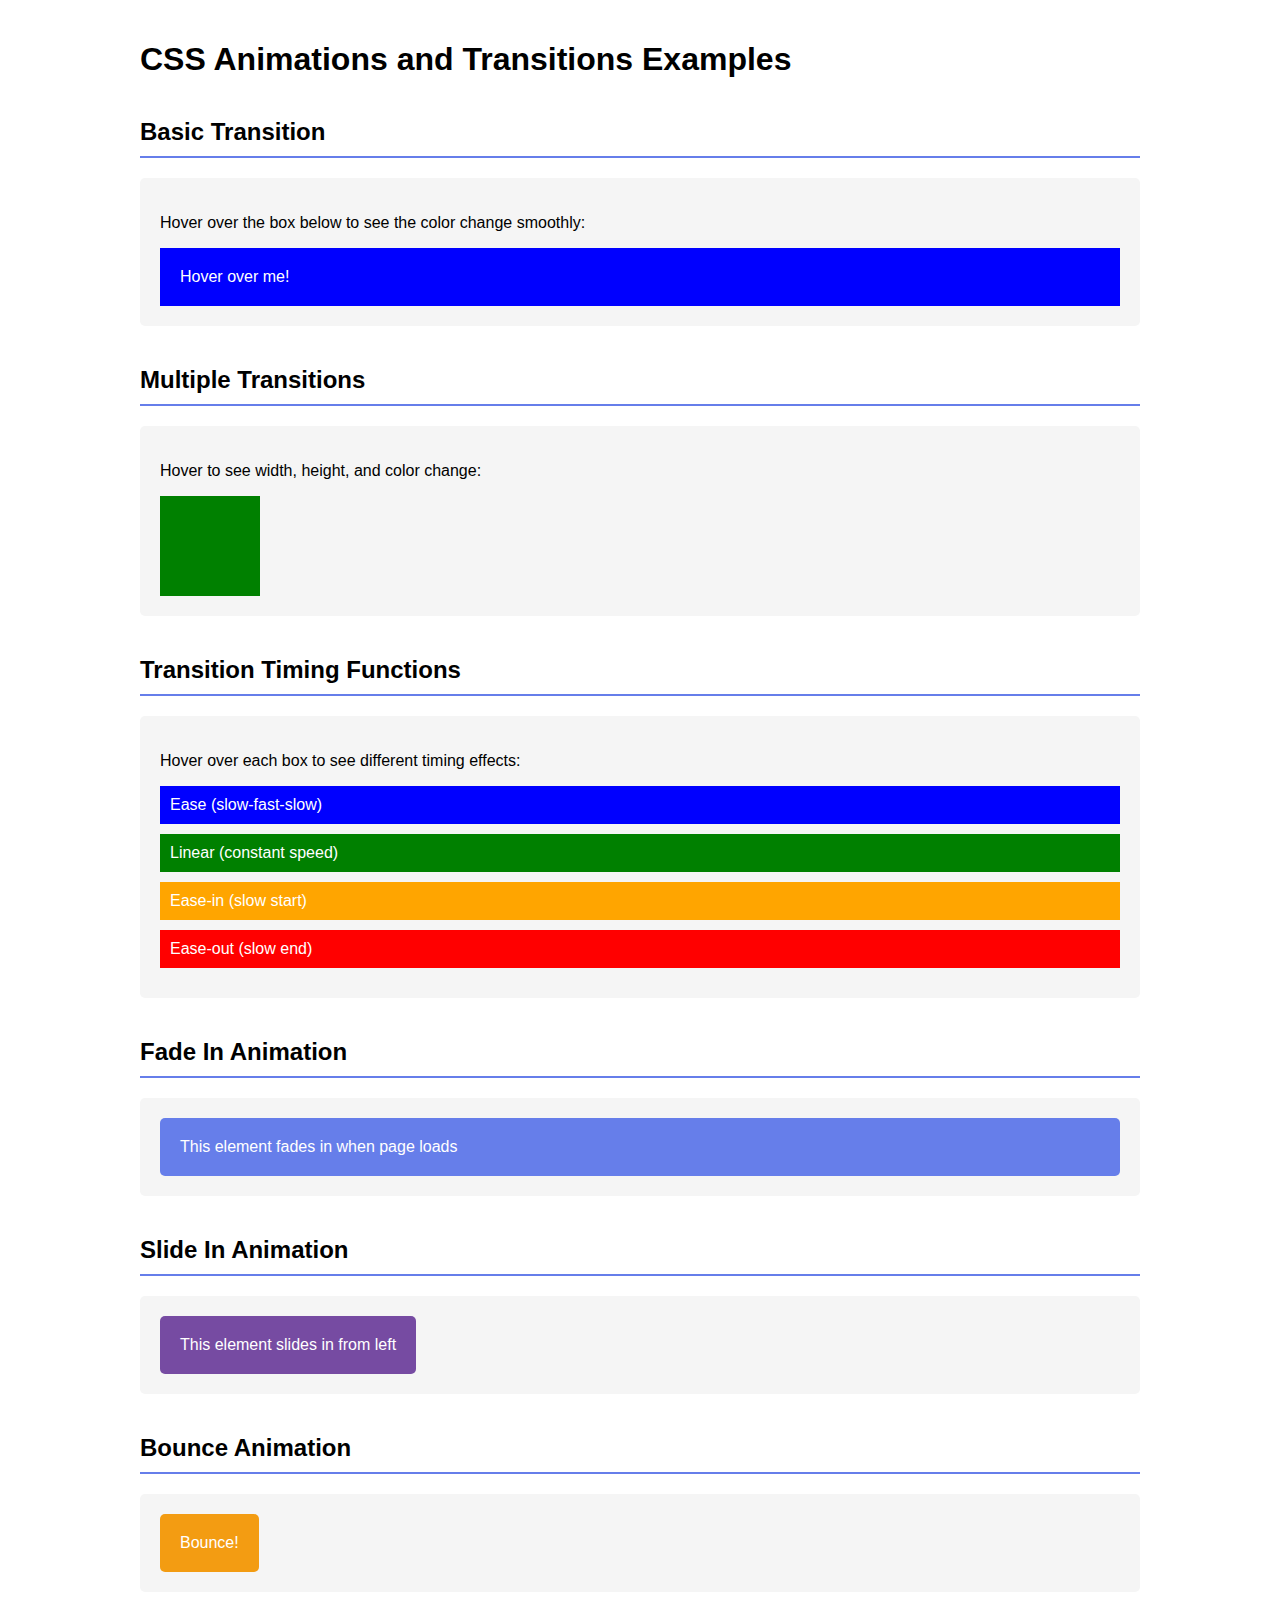
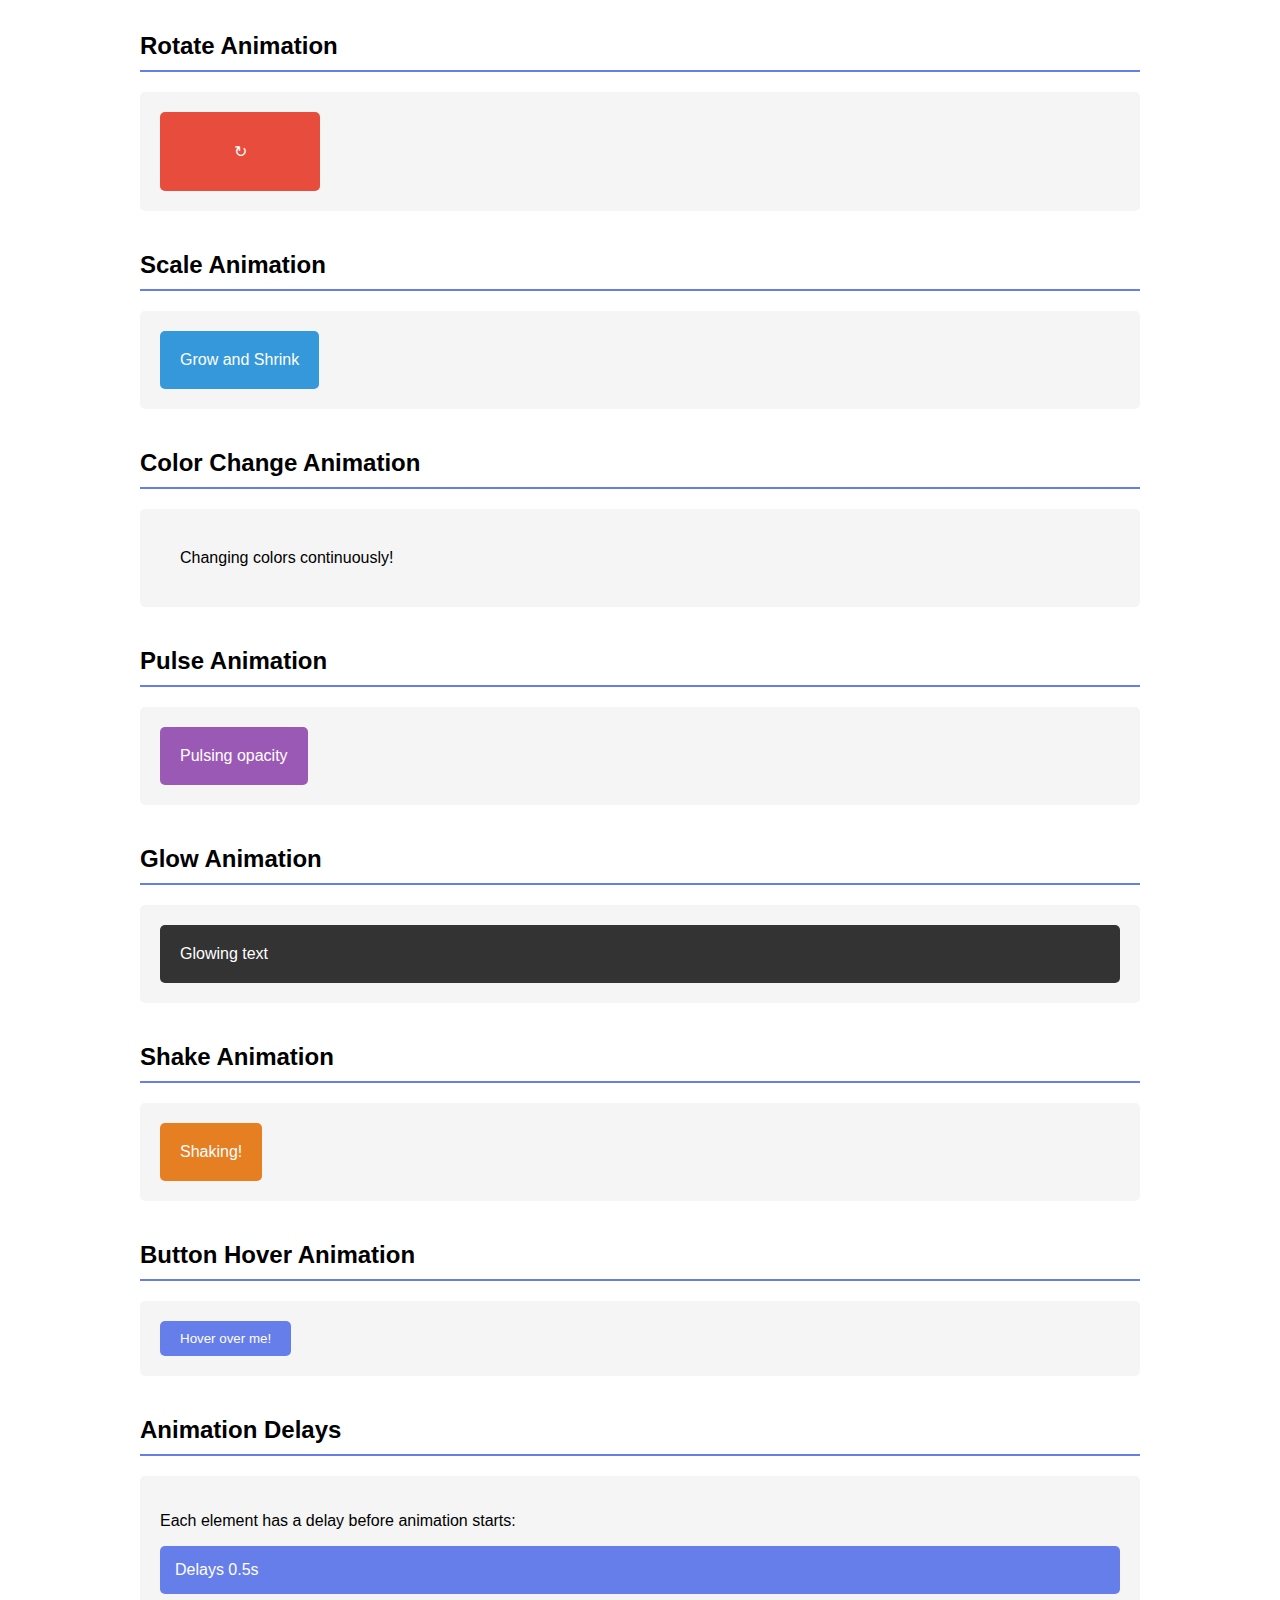
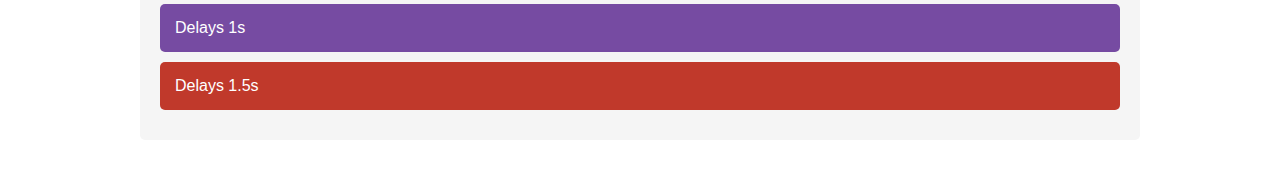
<file: css/animations/index.html>
<!DOCTYPE html>
<html lang="en">
<head>
    <meta charset="UTF-8">
    <meta name="viewport" content="width=device-width, initial-scale=1.0">
    <title>CSS Animations and Transitions</title>
    <link rel="stylesheet" href="./css-animations.css">
    <style>
        body {
            font-family: Arial, sans-serif;
            padding: 20px;
            max-width: 1000px;
            margin: 0 auto;
        }
        h2 {
            margin-top: 40px;
            border-bottom: 2px solid #667eea;
            padding-bottom: 10px;
        }
        .demo {
            margin: 20px 0;
            padding: 20px;
            background-color: #f5f5f5;
            border-radius: 5px;
        }
    </style>
</head>
<body>
    <h1>CSS Animations and Transitions Examples</h1>

    <!-- Basic Transition -->
    <h2>Basic Transition</h2>
    <div class="demo">
        <p>Hover over the box below to see the color change smoothly:</p>
        <div class="transition-basic">
            Hover over me!
        </div>
    </div>

    <!-- Multiple Transitions -->
    <h2>Multiple Transitions</h2>
    <div class="demo">
        <p>Hover to see width, height, and color change:</p>
        <div class="transition-multiple"></div>
    </div>

    <!-- Transition Timing Functions -->
    <h2>Transition Timing Functions</h2>
    <div class="demo">
        <p>Hover over each box to see different timing effects:</p>
        <div class="transition-ease" style="background-color: blue; color: white; margin: 10px 0;">Ease (slow-fast-slow)</div>
        <div class="transition-linear" style="background-color: green; color: white; margin: 10px 0;">Linear (constant speed)</div>
        <div class="transition-ease-in" style="background-color: orange; color: white; margin: 10px 0;">Ease-in (slow start)</div>
        <div class="transition-ease-out" style="background-color: red; color: white; margin: 10px 0;">Ease-out (slow end)</div>
    </div>

    <!-- Fade In Animation -->
    <h2>Fade In Animation</h2>
    <div class="demo">
        <div class="fade-in" style="background-color: #667eea; color: white; padding: 20px; border-radius: 5px;">
            This element fades in when page loads
        </div>
    </div>

    <!-- Slide In Animation -->
    <h2>Slide In Animation</h2>
    <div class="demo">
        <div class="slide-in" style="background-color: #764ba2; color: white; padding: 20px; border-radius: 5px; width: fit-content;">
            This element slides in from left
        </div>
    </div>

    <!-- Bounce Animation -->
    <h2>Bounce Animation</h2>
    <div class="demo">
        <div class="bounce" style="background-color: #f39c12; color: white; padding: 20px; border-radius: 5px; width: fit-content;">
            Bounce!
        </div>
    </div>

    <!-- Rotate Animation -->
    <h2>Rotate Animation</h2>
    <div class="demo">
        <div class="rotate" style="background-color: #e74c3c; color: white; padding: 30px; border-radius: 5px; width: 100px; text-align: center; display: flex; align-items: center; justify-content: center;">
            ↻
        </div>
    </div>

    <!-- Scale Animation -->
    <h2>Scale Animation</h2>
    <div class="demo">
        <div class="scale" style="background-color: #3498db; color: white; padding: 20px; border-radius: 5px; width: fit-content;">
            Grow and Shrink
        </div>
    </div>

    <!-- Color Change Animation -->
    <h2>Color Change Animation</h2>
    <div class="demo">
        <div class="color-change">
            Changing colors continuously!
        </div>
    </div>

    <!-- Pulse Animation -->
    <h2>Pulse Animation</h2>
    <div class="demo">
        <div class="pulse" style="background-color: #9b59b6; color: white; padding: 20px; border-radius: 5px; width: fit-content;">
            Pulsing opacity
        </div>
    </div>

    <!-- Glow Animation -->
    <h2>Glow Animation</h2>
    <div class="demo">
        <div class="glow">
            Glowing text
        </div>
    </div>

    <!-- Shake Animation -->
    <h2>Shake Animation</h2>
    <div class="demo">
        <div class="shake" style="background-color: #e67e22; color: white; padding: 20px; border-radius: 5px; width: fit-content;">
            Shaking!
        </div>
    </div>

    <!-- Button Hover Animation -->
    <h2>Button Hover Animation</h2>
    <div class="demo">
        <button class="button-animate">Hover over me!</button>
    </div>

    <!-- Animation Delays -->
    <h2>Animation Delays</h2>
    <div class="demo">
        <p>Each element has a delay before animation starts:</p>
        <div class="fade-in delay-1" style="background-color: #667eea; color: white; padding: 15px; margin: 10px 0; border-radius: 5px;">
            Delays 0.5s
        </div>
        <div class="fade-in delay-2" style="background-color: #764ba2; color: white; padding: 15px; margin: 10px 0; border-radius: 5px;">
            Delays 1s
        </div>
        <div class="fade-in delay-3" style="background-color: #c0392b; color: white; padding: 15px; margin: 10px 0; border-radius: 5px;">
            Delays 1.5s
        </div>
    </div>
</body>
</html>
</file>
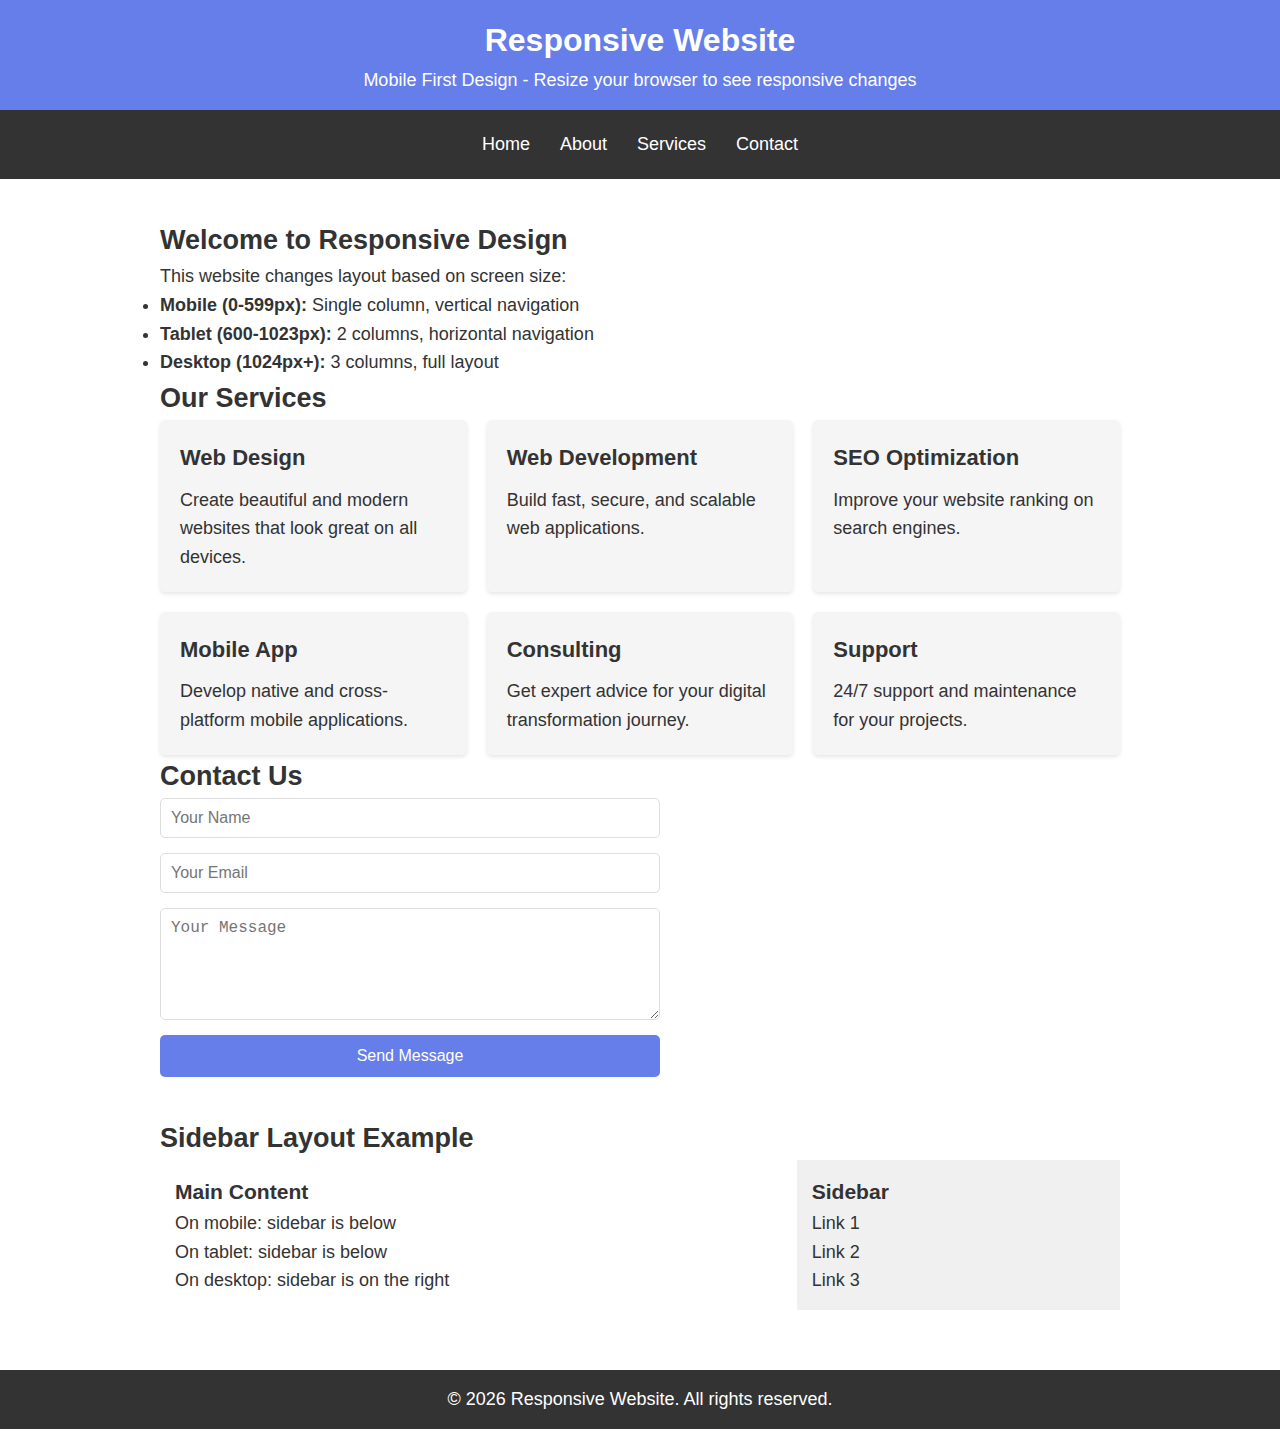
<file: css/responsive-design/index.html>
<!DOCTYPE html>
<html lang="en">
<head>
    <meta charset="UTF-8">
    <meta name="viewport" content="width=device-width, initial-scale=1.0">
    <title>Responsive Design - Mobile First</title>
    <link rel="stylesheet" href="./mobile-firsst-desing.css">
</head>
<body>
    <header>
        <h1>Responsive Website</h1>
        <p>Mobile First Design - Resize your browser to see responsive changes</p>
    </header>

    <nav>
        <ul>
            <li><a href="#home">Home</a></li>
            <li><a href="#about">About</a></li>
            <li><a href="#services">Services</a></li>
            <li><a href="#contact">Contact</a></li>
        </ul>
    </nav>

    <main>
        <div class="container">
            <h2>Welcome to Responsive Design</h2>
            <p>This website changes layout based on screen size:</p>
            <ul>
                <li><strong>Mobile (0-599px):</strong> Single column, vertical navigation</li>
                <li><strong>Tablet (600-1023px):</strong> 2 columns, horizontal navigation</li>
                <li><strong>Desktop (1024px+):</strong> 3 columns, full layout</li>
            </ul>

            <!-- Grid Cards -->
            <h2>Our Services</h2>
            <div class="grid">
                <div class="card">
                    <h2>Web Design</h2>
                    <p>Create beautiful and modern websites that look great on all devices.</p>
                </div>
                <div class="card">
                    <h2>Web Development</h2>
                    <p>Build fast, secure, and scalable web applications.</p>
                </div>
                <div class="card">
                    <h2>SEO Optimization</h2>
                    <p>Improve your website ranking on search engines.</p>
                </div>
                <div class="card">
                    <h2>Mobile App</h2>
                    <p>Develop native and cross-platform mobile applications.</p>
                </div>
                <div class="card">
                    <h2>Consulting</h2>
                    <p>Get expert advice for your digital transformation journey.</p>
                </div>
                <div class="card">
                    <h2>Support</h2>
                    <p>24/7 support and maintenance for your projects.</p>
                </div>
            </div>

            <!-- Contact Form -->
            <h2>Contact Us</h2>
            <form>
                <input type="text" placeholder="Your Name" required>
                <input type="email" placeholder="Your Email" required>
                <textarea placeholder="Your Message" rows="5"></textarea>
                <button type="submit">Send Message</button>
            </form>

            <!-- Sidebar Layout -->
            <h2 style="margin-top: 40px;">Sidebar Layout Example</h2>
            <div class="layout">
                <div class="main-content">
                    <h3>Main Content</h3>
                    <p>On mobile: sidebar is below</p>
                    <p>On tablet: sidebar is below</p>
                    <p>On desktop: sidebar is on the right</p>
                </div>
                <div class="sidebar">
                    <h3>Sidebar</h3>
                    <ul style="list-style: none;">
                        <li><a href="#">Link 1</a></li>
                        <li><a href="#">Link 2</a></li>
                        <li><a href="#">Link 3</a></li>
                    </ul>
                </div>
            </div>
        </div>
    </main>

    <footer>
        <p>&copy; 2026 Responsive Website. All rights reserved.</p>
    </footer>
</body>
</html>
</file>
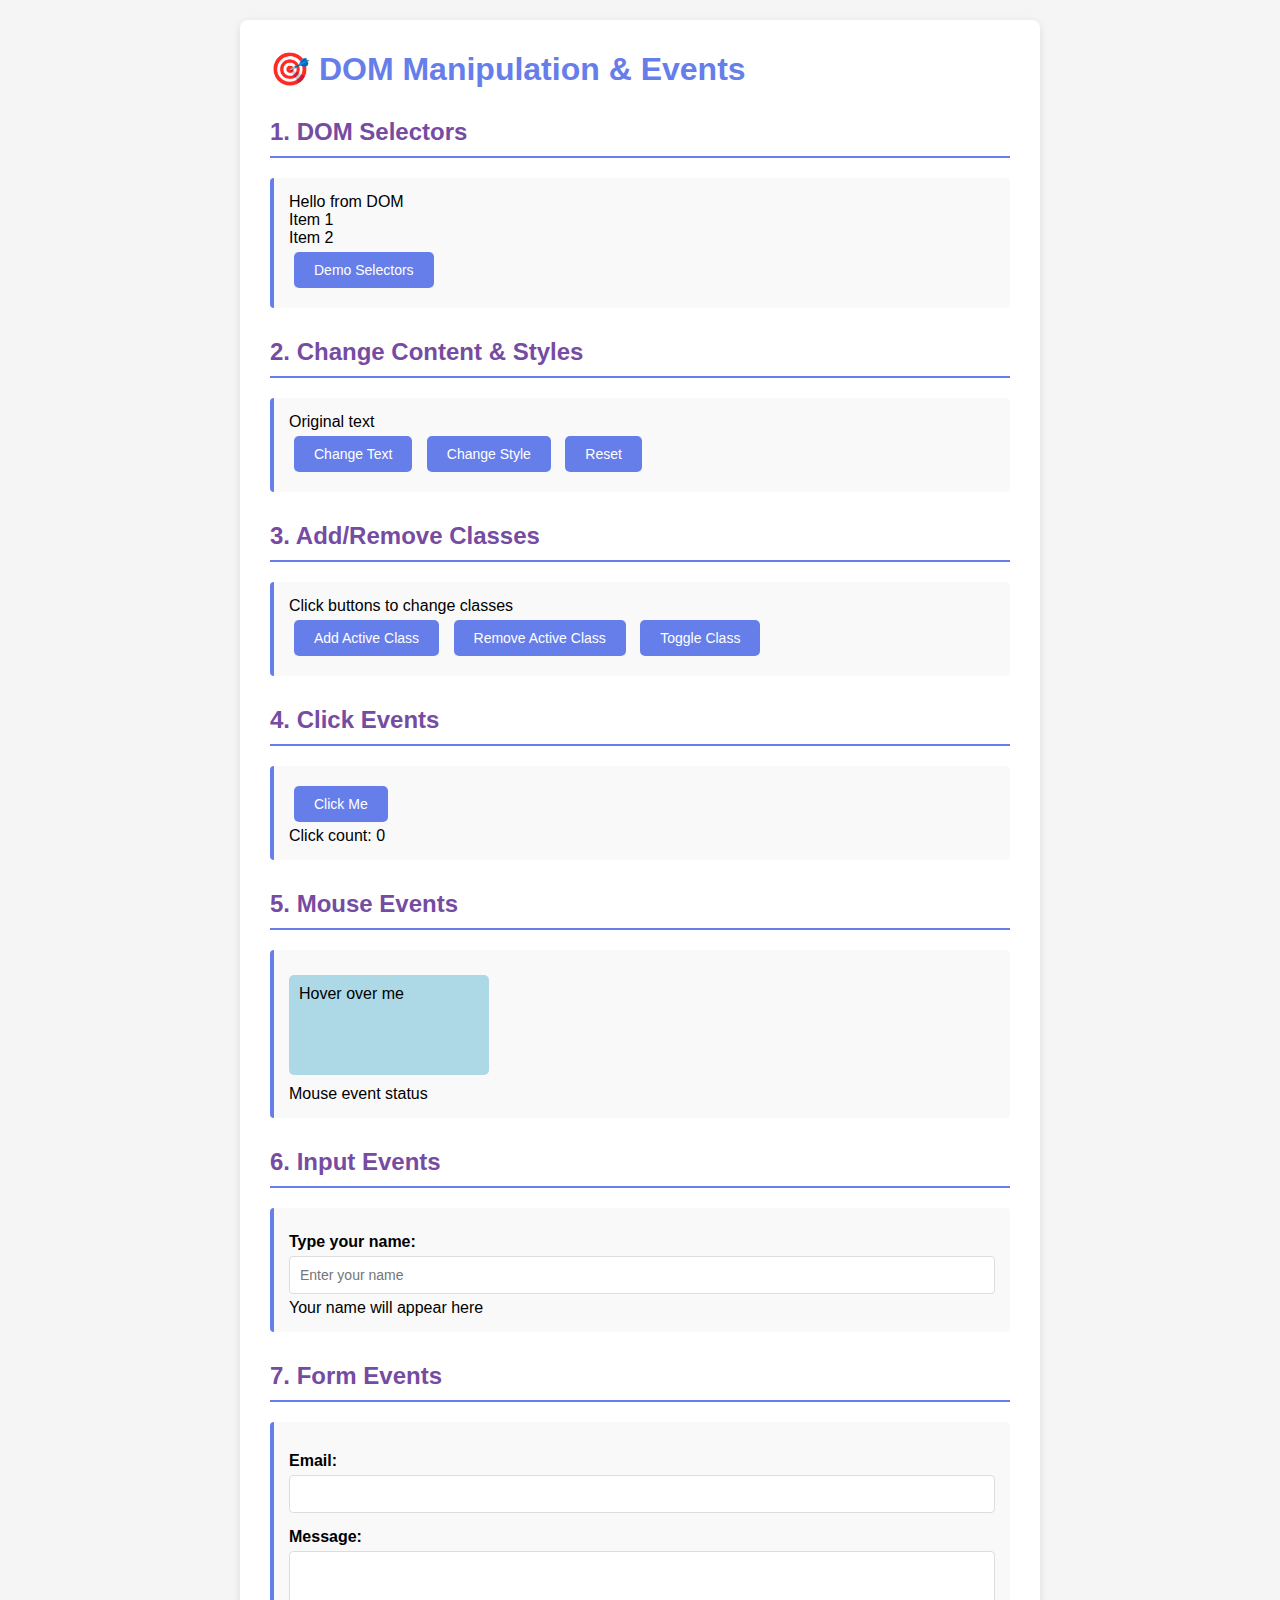
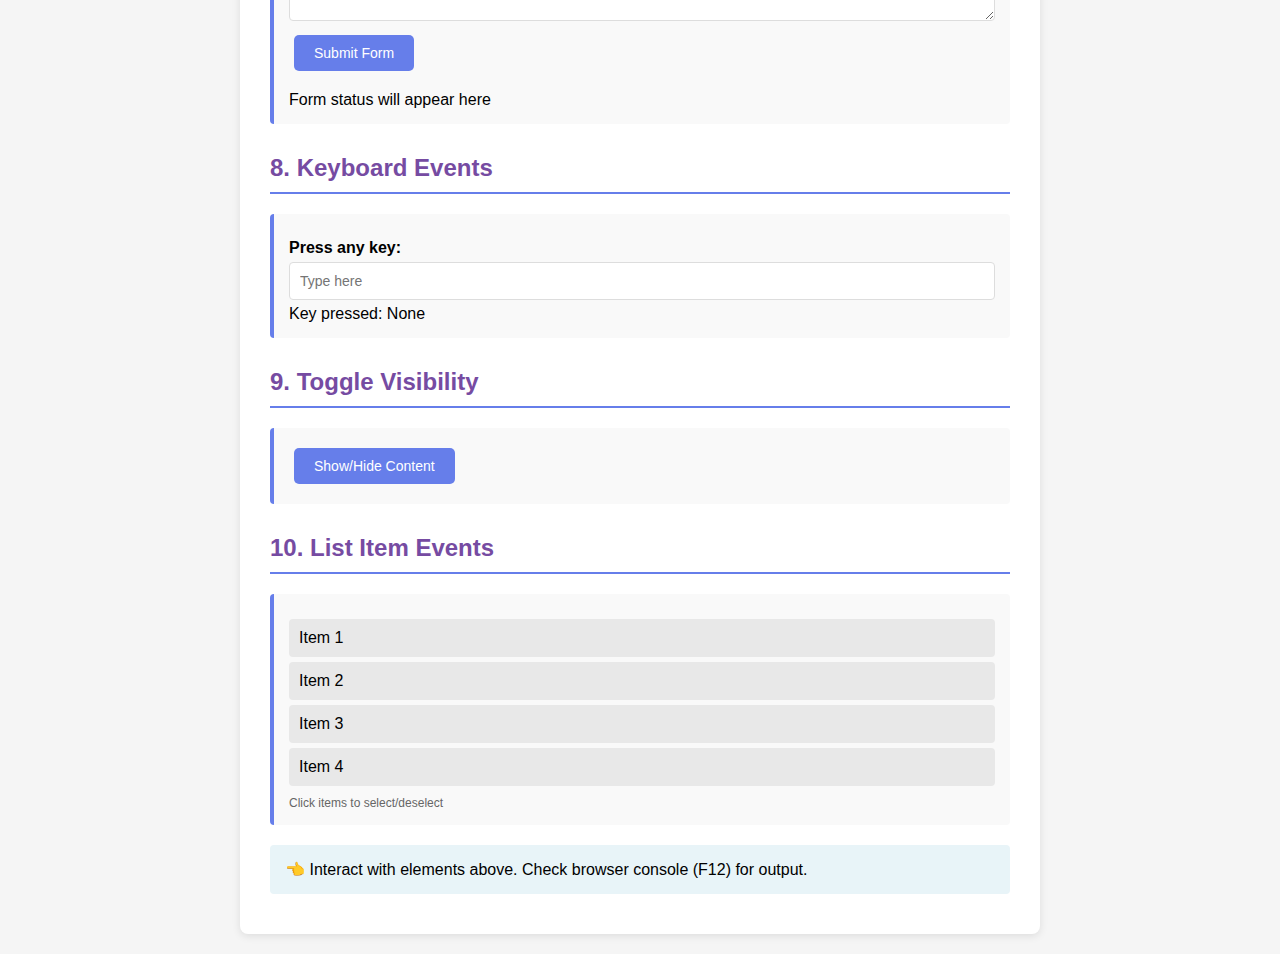
<file: javascript/dom-manipulation/index.html>
<!DOCTYPE html>
<html lang="en">
<head>
    <meta charset="UTF-8">
    <meta name="viewport" content="width=device-width, initial-scale=1.0">
    <title>DOM Manipulation Practice</title>
    <style>
        * {
            margin: 0;
            padding: 0;
            box-sizing: border-box;
        }

        body {
            font-family: Arial, sans-serif;
            background-color: #f5f5f5;
            padding: 20px;
        }

        .container {
            max-width: 800px;
            margin: 0 auto;
            background-color: white;
            padding: 30px;
            border-radius: 8px;
            box-shadow: 0 2px 8px rgba(0,0,0,0.1);
        }

        h1 {
            color: #667eea;
            margin-bottom: 10px;
        }

        h2 {
            color: #764ba2;
            margin-top: 30px;
            margin-bottom: 15px;
            border-bottom: 2px solid #667eea;
            padding-bottom: 10px;
        }

        .section {
            margin: 20px 0;
            padding: 15px;
            background-color: #f9f9f9;
            border-left: 4px solid #667eea;
            border-radius: 4px;
        }

        button {
            background-color: #667eea;
            color: white;
            padding: 10px 20px;
            border: none;
            border-radius: 5px;
            cursor: pointer;
            margin: 5px;
            font-size: 14px;
        }

        button:hover {
            background-color: #764ba2;
        }

        .box {
            width: 200px;
            height: 100px;
            background-color: lightblue;
            padding: 10px;
            margin: 10px 0;
            border-radius: 5px;
            transition: 0.3s;
        }

        .box:hover {
            background-color: yellow;
        }

        input, textarea {
            width: 100%;
            padding: 10px;
            margin: 5px 0;
            border: 1px solid #ddd;
            border-radius: 4px;
            font-size: 14px;
        }

        .list {
            list-style: none;
            margin: 10px 0;
        }

        .list-item {
            padding: 10px;
            margin: 5px 0;
            background-color: #e8e8e8;
            border-radius: 4px;
            cursor: pointer;
        }

        .list-item:hover {
            background-color: #d0d0d0;
        }

        .list-item.selected {
            background-color: #667eea;
            color: white;
        }

        .output {
            background-color: #e8f4f8;
            padding: 15px;
            border-radius: 4px;
            margin: 10px 0;
            min-height: 40px;
        }

        .highlight {
            background-color: yellow;
            padding: 5px;
        }

        .active {
            color: green;
            font-weight: bold;
        }

        form {
            margin: 15px 0;
        }

        label {
            display: block;
            margin-top: 10px;
            font-weight: bold;
        }
    </style>
</head>
<body>
    <div class="container">
        <h1>🎯 DOM Manipulation & Events</h1>

        <!-- Section 1: DOM Selectors -->
        <h2>1. DOM Selectors</h2>
        <div class="section">
            <p id="myHeading">Hello from DOM</p>
            <p class="item">Item 1</p>
            <p class="item">Item 2</p>
            <button onclick="demoSelectors()">Demo Selectors</button>
        </div>

        <!-- Section 2: Change Content -->
        <h2>2. Change Content & Styles</h2>
        <div class="section">
            <p id="textContent">Original text</p>
            <button onclick="changeText()">Change Text</button>
            <button onclick="changeStyle()">Change Style</button>
            <button onclick="resetText()">Reset</button>
        </div>

        <!-- Section 3: Class Manipulation -->
        <h2>3. Add/Remove Classes</h2>
        <div class="section">
            <p id="classBox">Click buttons to change classes</p>
            <button onclick="addClass()">Add Active Class</button>
            <button onclick="removeClass()">Remove Active Class</button>
            <button onclick="toggleClass()">Toggle Class</button>
        </div>

        <!-- Section 4: Click Events -->
        <h2>4. Click Events</h2>
        <div class="section">
            <button id="clickBtn">Click Me</button>
            <p id="clickOutput">Click count: 0</p>
        </div>

        <!-- Section 5: Mouse Events -->
        <h2>5. Mouse Events</h2>
        <div class="section">
            <div class="box" id="mouseBox">Hover over me</div>
            <p id="mouseOutput">Mouse event status</p>
        </div>

        <!-- Section 6: Input Events -->
        <h2>6. Input Events</h2>
        <div class="section">
            <label>Type your name:</label>
            <input type="text" id="nameInput" placeholder="Enter your name">
            <p id="nameOutput">Your name will appear here</p>
        </div>

        <!-- Section 7: Form Events -->
        <h2>7. Form Events</h2>
        <div class="section">
            <form id="demoForm">
                <label>Email:</label>
                <input type="email" id="email" required>
                
                <label>Message:</label>
                <textarea id="message" rows="3"></textarea>
                
                <button type="submit">Submit Form</button>
            </form>
            <p id="formOutput">Form status will appear here</p>
        </div>

        <!-- Section 8: Keyboard Events -->
        <h2>8. Keyboard Events</h2>
        <div class="section">
            <label>Press any key:</label>
            <input type="text" id="keyInput" placeholder="Type here">
            <p id="keyOutput">Key pressed: None</p>
        </div>

        <!-- Section 9: Toggle Visibility -->
        <h2>9. Toggle Visibility</h2>
        <div class="section">
            <button id="toggleBtn">Show/Hide Content</button>
            <div id="toggleContent" style="display: none; margin-top: 10px; padding: 10px; background-color: lightgreen; border-radius: 4px;">
                This content is hidden. Click button to show/hide.
            </div>
        </div>

        <!-- Section 10: List Events -->
        <h2>10. List Item Events</h2>
        <div class="section">
            <ul class="list" id="itemList">
                <li class="list-item">Item 1</li>
                <li class="list-item">Item 2</li>
                <li class="list-item">Item 3</li>
                <li class="list-item">Item 4</li>
            </ul>
            <p style="font-size: 12px; color: #666;">Click items to select/deselect</p>
        </div>

        <div class="output" id="generalOutput">
            👈 Interact with elements above. Check browser console (F12) for output.
        </div>
    </div>

    <!-- Include JavaScript files -->
    <script src="dom-selectors.js"></script>
    <script src="event-handling.js"></script>

    <!-- Inline JavaScript for HTML demos -->
    <script>
        // Demo 1: Selectors
        function demoSelectors() {
            let heading = document.getElementById("myHeading");
            let items = document.querySelectorAll(".item");
            alert("Found heading: " + heading.textContent + "\nFound items: " + items.length);
            console.log("Selectors demo run");
        }

        // Demo 2: Change text
        let clickCount = 0;
        function changeText() {
            let element = document.getElementById("textContent");
            element.textContent = "Text has been changed!";
            clickCount++;
            document.getElementById("generalOutput").textContent = "Changed text " + clickCount + " times";
        }

        function changeStyle() {
            let element = document.getElementById("textContent");
            element.style.color = "blue";
            element.style.fontSize = "20px";
            element.style.backgroundColor = "yellow";
        }

        function resetText() {
            let element = document.getElementById("textContent");
            element.textContent = "Original text";
            element.style.color = "black";
            element.style.fontSize = "16px";
            element.style.backgroundColor = "transparent";
        }

        // Demo 3: Class manipulation
        function addClass() {
            document.getElementById("classBox").classList.add("active");
            console.log("Class added");
        }

        function removeClass() {
            document.getElementById("classBox").classList.remove("active");
            console.log("Class removed");
        }

        function toggleClass() {
            document.getElementById("classBox").classList.toggle("active");
            console.log("Class toggled");
        }

        // Demo 4: Click events
        let clickCounter = 0;
        document.getElementById("clickBtn").addEventListener("click", function() {
            clickCounter++;
            document.getElementById("clickOutput").textContent = "Click count: " + clickCounter;
            console.log("Clicked " + clickCounter + " times");
        });

        // Demo 5: Mouse events
        let mouseBox = document.getElementById("mouseBox");
        mouseBox.addEventListener("mouseover", function() {
            document.getElementById("mouseOutput").textContent = "Mouse is over the box";
            this.style.backgroundColor = "lightcoral";
        });

        mouseBox.addEventListener("mouseout", function() {
            document.getElementById("mouseOutput").textContent = "Mouse left the box";
            this.style.backgroundColor = "lightblue";
        });

        // Demo 6: Input events
        document.getElementById("nameInput").addEventListener("input", function() {
            document.getElementById("nameOutput").textContent = "Your name: " + (this.value || "Not entered");
        });

        // Demo 7: Form events
        document.getElementById("demoForm").addEventListener("submit", function(event) {
            event.preventDefault();
            let email = document.getElementById("email").value;
            document.getElementById("formOutput").textContent = "Form submitted! Email: " + email;
            console.log("Form submitted");
        });

        // Demo 8: Keyboard events
        document.getElementById("keyInput").addEventListener("keypress", function(event) {
            document.getElementById("keyOutput").textContent = "Key pressed: " + event.key;
        });

        // Demo 9: Toggle visibility
        document.getElementById("toggleBtn").addEventListener("click", function() {
            let content = document.getElementById("toggleContent");
            if (content.style.display === "none") {
                content.style.display = "block";
                this.textContent = "Hide Content";
            } else {
                content.style.display = "none";
                this.textContent = "Show Content";
            }
        });

        // Demo 10: List item events
        document.getElementById("itemList").addEventListener("click", function(event) {
            if (event.target.classList.contains("list-item")) {
                event.target.classList.toggle("selected");
                console.log("Clicked: " + event.target.textContent);
            }
        });
    </script>
</body>
</html>
</file>
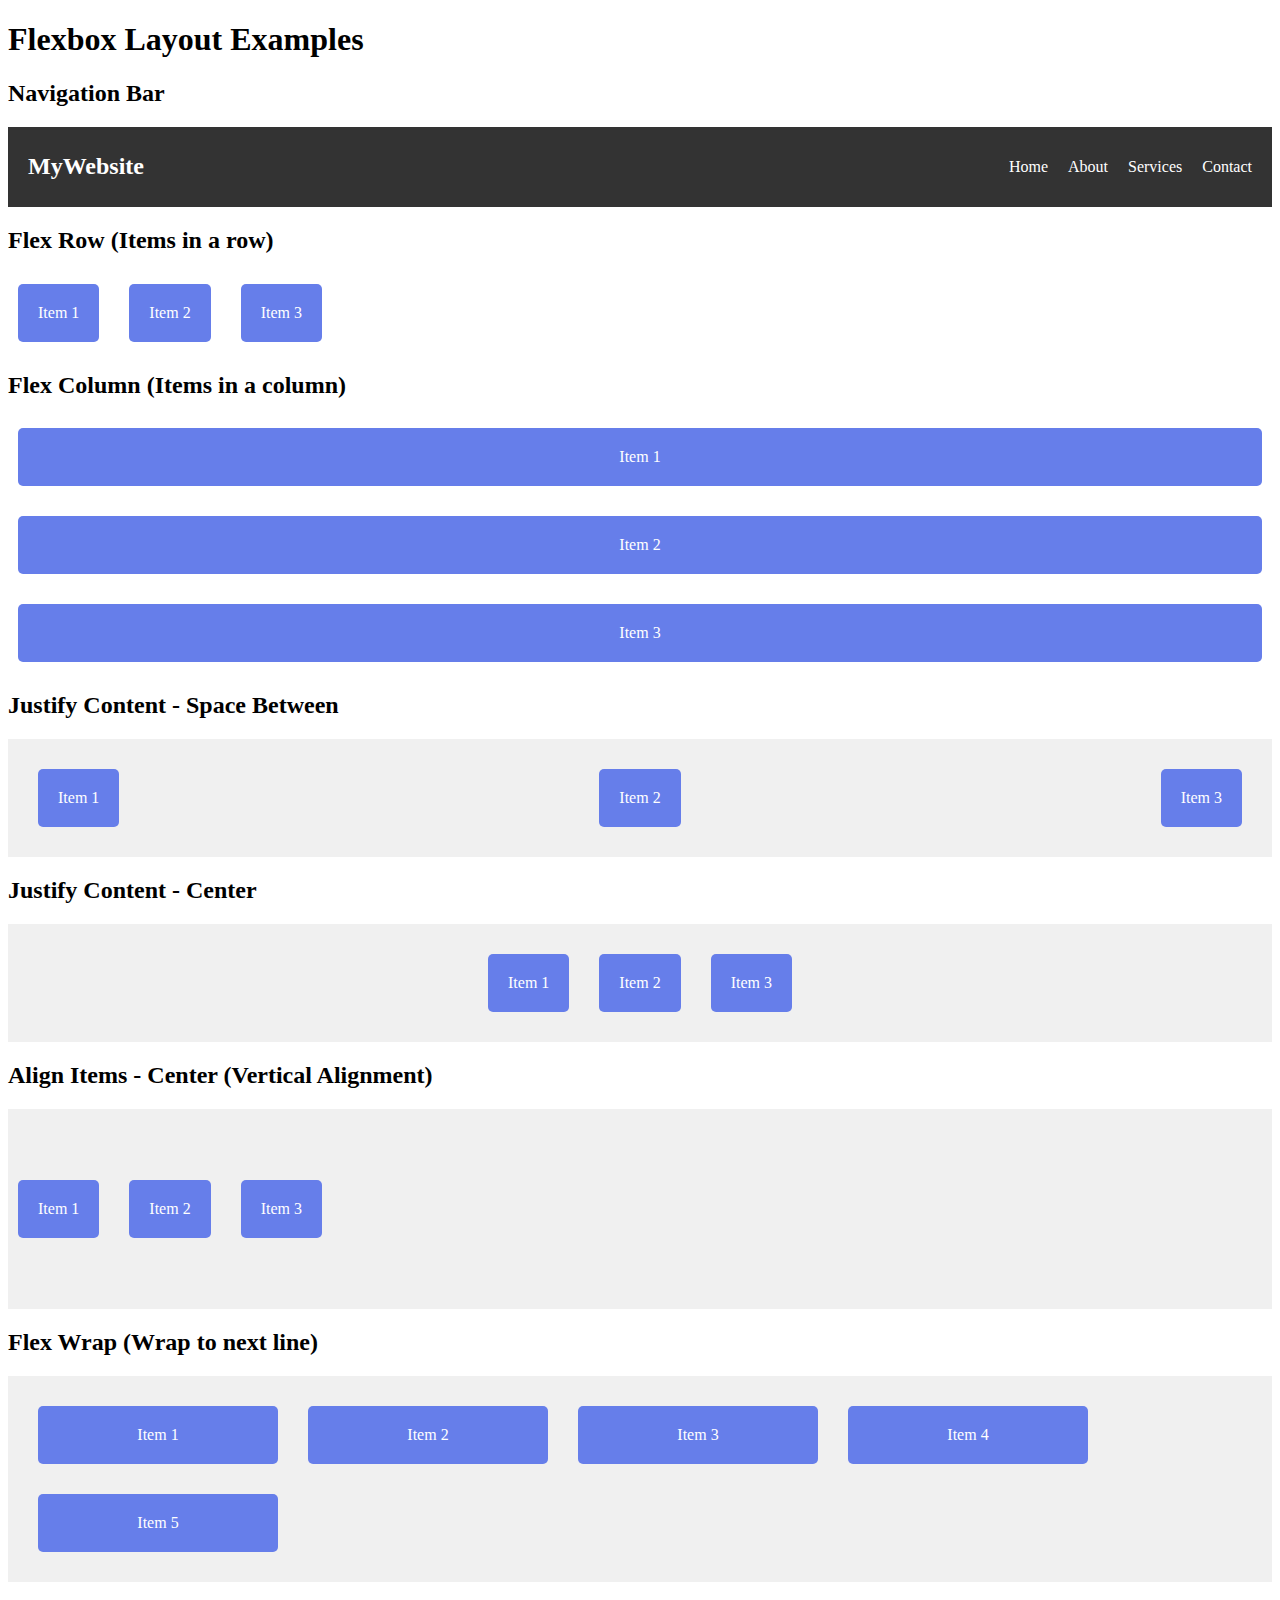
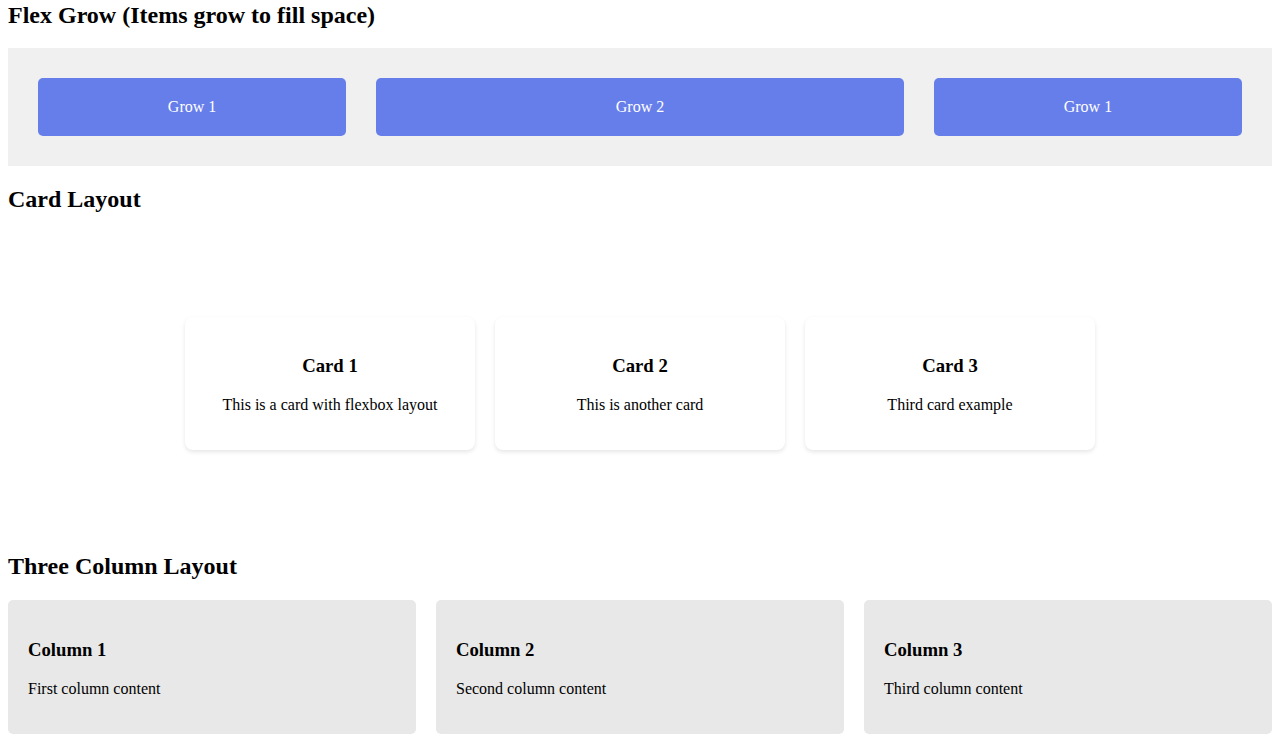
<file: css/layouts/flexbox.html>
<!DOCTYPE html>
<html lang="en">
<head>
    <meta charset="UTF-8">
    <meta name="viewport" content="width=device-width, initial-scale=1.0">
    <title>Flexbox Layout Practice</title>
    <link rel="stylesheet" href="flexbox-guide.css">
</head>
<body>
    <h1>Flexbox Layout Examples</h1>

    <!-- Navigation Bar Example -->
    <h2>Navigation Bar</h2>
    <nav class="navbar">
        <div class="navbar-logo">MyWebsite</div>
        <ul class="navbar-menu">
            <li><a href="#">Home</a></li>
            <li><a href="#">About</a></li>
            <li><a href="#">Services</a></li>
            <li><a href="#">Contact</a></li>
        </ul>
    </nav>

    <!-- Flex Row Example -->
    <h2>Flex Row (Items in a row)</h2>
    <div class="flex-row">
        <div class="flex-item">Item 1</div>
        <div class="flex-item">Item 2</div>
        <div class="flex-item">Item 3</div>
    </div>

    <!-- Flex Column Example -->
    <h2>Flex Column (Items in a column)</h2>
    <div class="flex-column">
        <div class="flex-item">Item 1</div>
        <div class="flex-item">Item 2</div>
        <div class="flex-item">Item 3</div>
    </div>

    <!-- Justify Content - Space Between -->
    <h2>Justify Content - Space Between</h2>
    <div class="justify-between" style="background-color: #f0f0f0; padding: 20px;">
        <div class="flex-item">Item 1</div>
        <div class="flex-item">Item 2</div>
        <div class="flex-item">Item 3</div>
    </div>

    <!-- Justify Content - Center -->
    <h2>Justify Content - Center</h2>
    <div class="justify-center" style="background-color: #f0f0f0; padding: 20px;">
        <div class="flex-item">Item 1</div>
        <div class="flex-item">Item 2</div>
        <div class="flex-item">Item 3</div>
    </div>

    <!-- Align Items - Center -->
    <h2>Align Items - Center (Vertical Alignment)</h2>
    <div class="align-center" style="background-color: #f0f0f0;">
        <div class="flex-item">Item 1</div>
        <div class="flex-item">Item 2</div>
        <div class="flex-item">Item 3</div>
    </div>

    <!-- Flex Wrap -->
    <h2>Flex Wrap (Wrap to next line)</h2>
    <div class="flex-wrap" style="background-color: #f0f0f0; padding: 20px;">
        <div class="flex-item" style="flex-basis: 200px;">Item 1</div>
        <div class="flex-item" style="flex-basis: 200px;">Item 2</div>
        <div class="flex-item" style="flex-basis: 200px;">Item 3</div>
        <div class="flex-item" style="flex-basis: 200px;">Item 4</div>
        <div class="flex-item" style="flex-basis: 200px;">Item 5</div>
    </div>

    <!-- Flex Grow -->
    <h2>Flex Grow (Items grow to fill space)</h2>
    <div class="flex-row" style="background-color: #f0f0f0; padding: 20px;">
        <div class="flex-item flex-grow-1">Grow 1</div>
        <div class="flex-item flex-grow-2">Grow 2</div>
        <div class="flex-item flex-grow-1">Grow 1</div>
    </div>

    <!-- Card Layout -->
    <h2>Card Layout</h2>
    <div class="card-container">
        <div class="card">
            <h3>Card 1</h3>
            <p>This is a card with flexbox layout</p>
        </div>
        <div class="card">
            <h3>Card 2</h3>
            <p>This is another card</p>
        </div>
        <div class="card">
            <h3>Card 3</h3>
            <p>Third card example</p>
        </div>
    </div>

    <!-- Three Column Layout -->
    <h2>Three Column Layout</h2>
    <div class="three-column">
        <div class="column">
            <h3>Column 1</h3>
            <p>First column content</p>
        </div>
        <div class="column">
            <h3>Column 2</h3>
            <p>Second column content</p>
        </div>
        <div class="column">
            <h3>Column 3</h3>
            <p>Third column content</p>
        </div>
    </div>
</body>
</html>
</file>
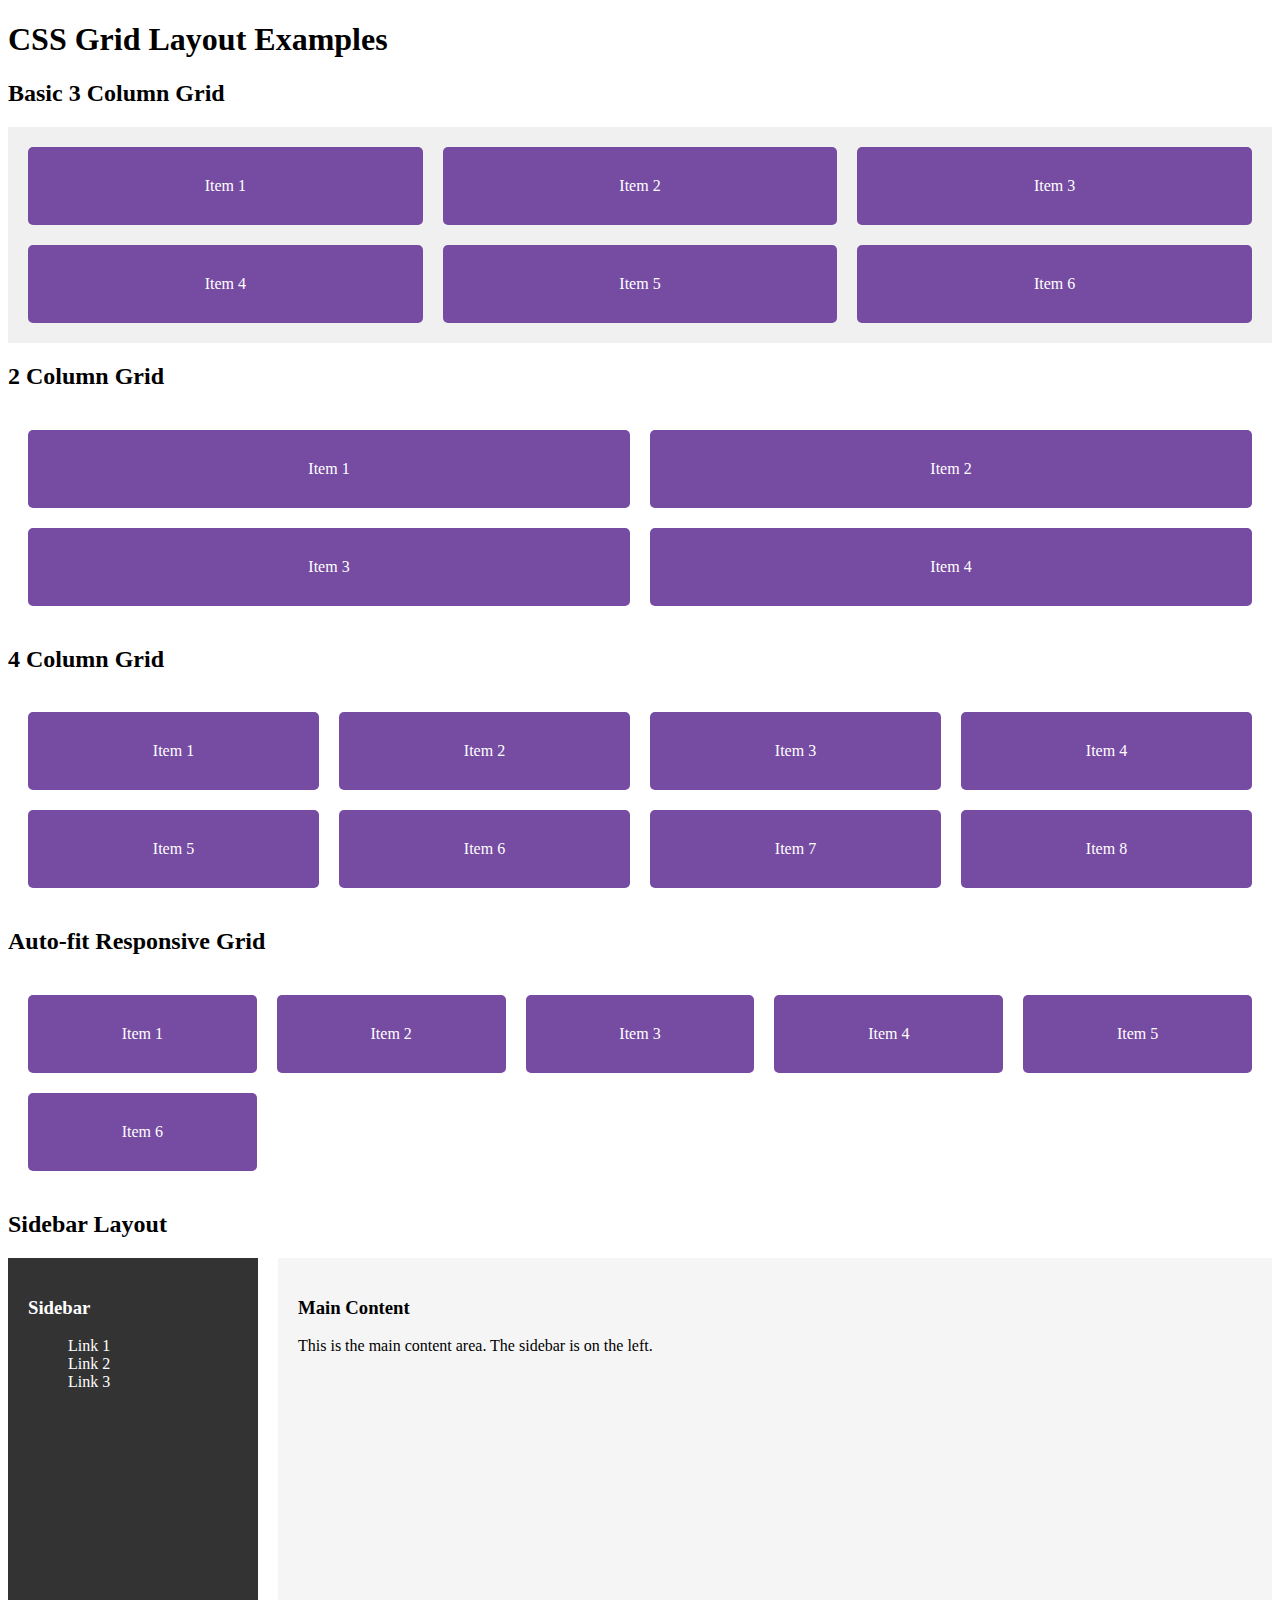
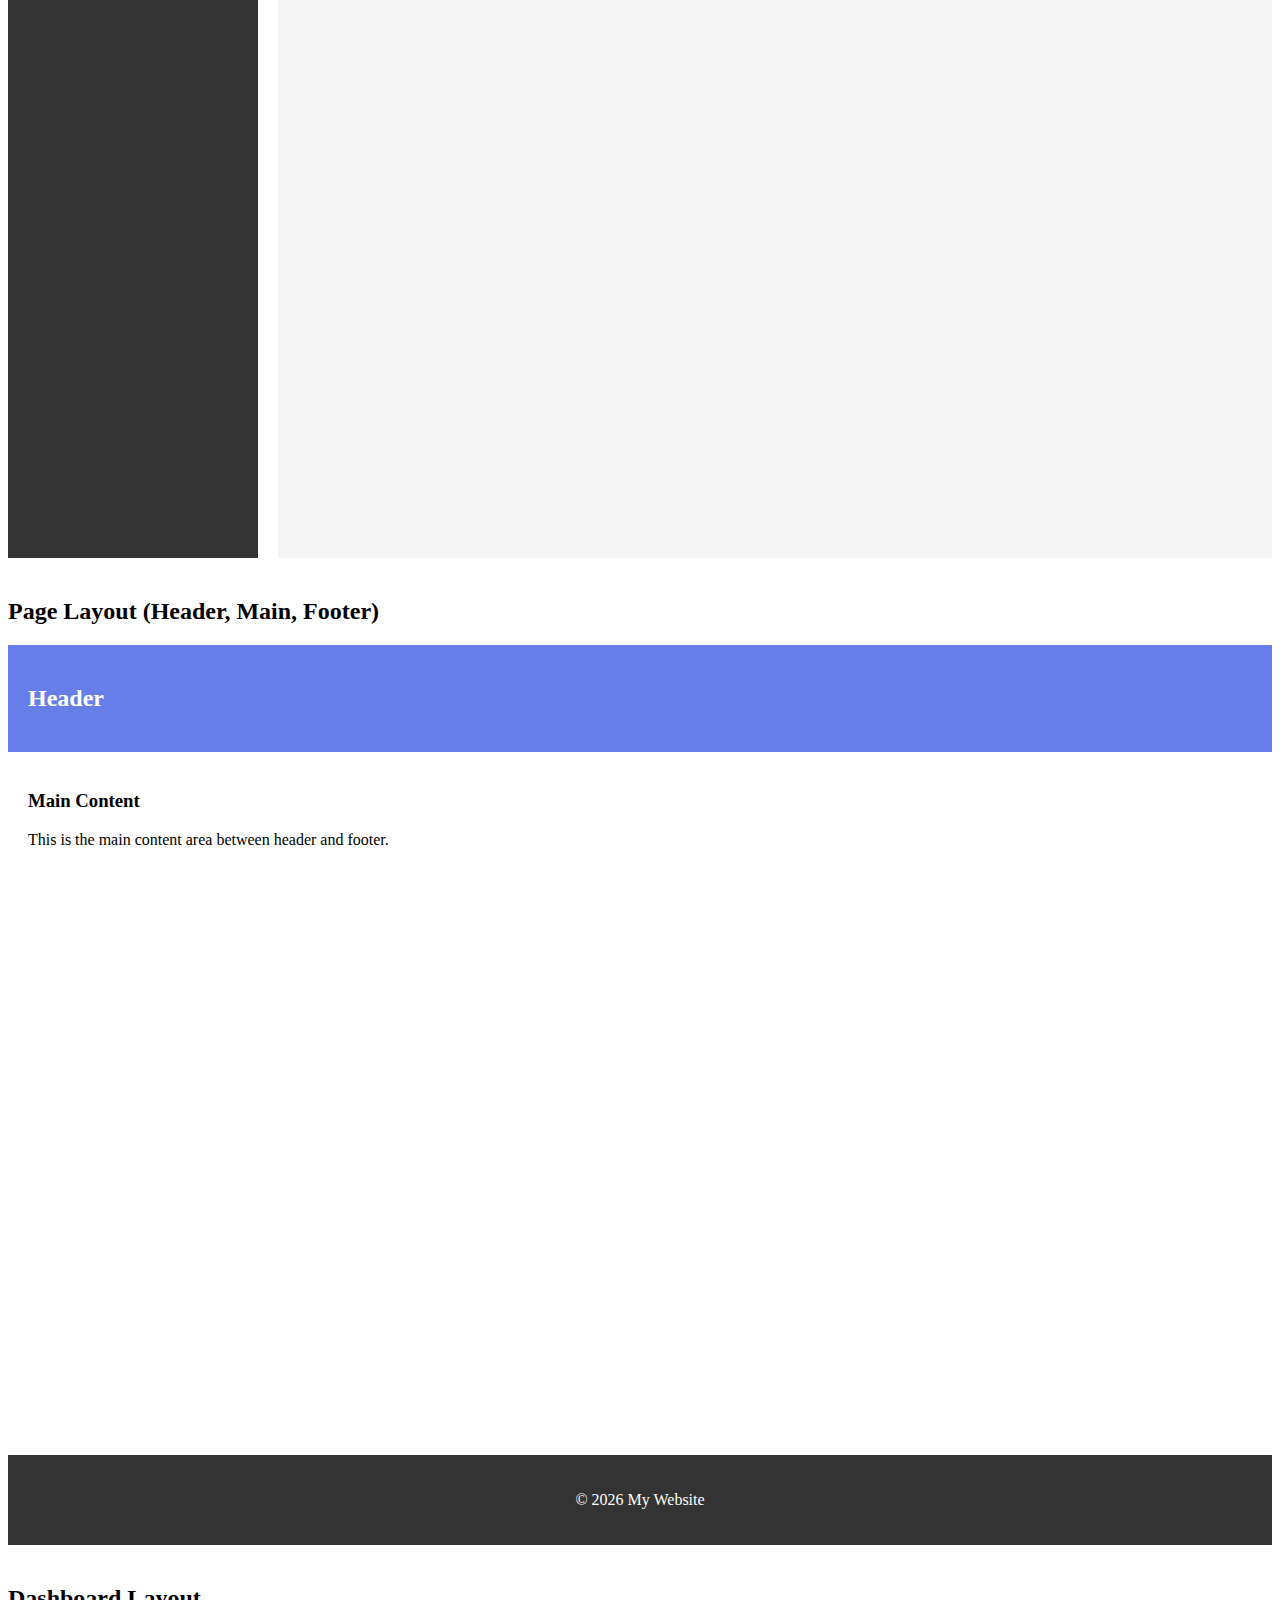
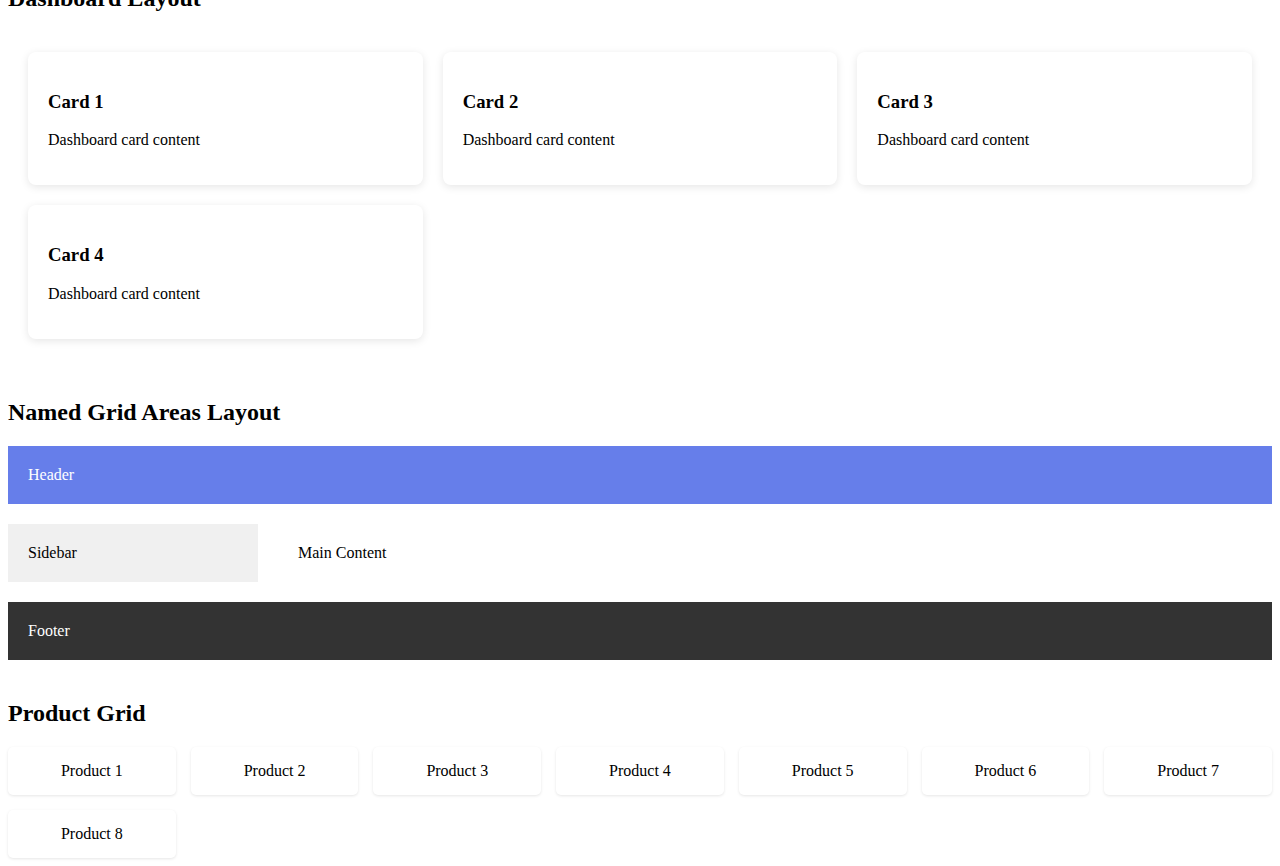
<file: css/layouts/grid.html>
<!DOCTYPE html>
<html lang="en">
<head>
    <meta charset="UTF-8">
    <meta name="viewport" content="width=device-width, initial-scale=1.0">
    <title>CSS Grid Layout Practice</title>
    <link rel="stylesheet" href="./grid-guide.css">
</head>
<body>
    <h1>CSS Grid Layout Examples</h1>

    <!-- Basic Grid -->
    <h2>Basic 3 Column Grid</h2>
    <div class="grid-container">
        <div class="grid-item">Item 1</div>
        <div class="grid-item">Item 2</div>
        <div class="grid-item">Item 3</div>
        <div class="grid-item">Item 4</div>
        <div class="grid-item">Item 5</div>
        <div class="grid-item">Item 6</div>
    </div>

    <!-- 2 Column Grid -->
    <h2>2 Column Grid</h2>
    <div class="grid-2-column" style="padding: 20px;">
        <div class="grid-item">Item 1</div>
        <div class="grid-item">Item 2</div>
        <div class="grid-item">Item 3</div>
        <div class="grid-item">Item 4</div>
    </div>

    <!-- 4 Column Grid -->
    <h2>4 Column Grid</h2>
    <div class="grid-4-column" style="padding: 20px;">
        <div class="grid-item">Item 1</div>
        <div class="grid-item">Item 2</div>
        <div class="grid-item">Item 3</div>
        <div class="grid-item">Item 4</div>
        <div class="grid-item">Item 5</div>
        <div class="grid-item">Item 6</div>
        <div class="grid-item">Item 7</div>
        <div class="grid-item">Item 8</div>
    </div>

    <!-- Auto-fit Responsive Grid -->
    <h2>Auto-fit Responsive Grid</h2>
    <div class="grid-auto-fit" style="padding: 20px;">
        <div class="grid-item">Item 1</div>
        <div class="grid-item">Item 2</div>
        <div class="grid-item">Item 3</div>
        <div class="grid-item">Item 4</div>
        <div class="grid-item">Item 5</div>
        <div class="grid-item">Item 6</div>
    </div>

    <!-- Sidebar Layout -->
    <h2>Sidebar Layout</h2>
    <div class="sidebar-layout">
        <div class="sidebar">
            <h3>Sidebar</h3>
            <ul style="list-style: none; color: white;">
                <li><a href="#" style="color: white; text-decoration: none;">Link 1</a></li>
                <li><a href="#" style="color: white; text-decoration: none;">Link 2</a></li>
                <li><a href="#" style="color: white; text-decoration: none;">Link 3</a></li>
            </ul>
        </div>
        <div class="main-content">
            <h3>Main Content</h3>
            <p>This is the main content area. The sidebar is on the left.</p>
        </div>
    </div>

    <!-- Header Main Footer Layout -->
    <h2 style="margin-top: 40px;">Page Layout (Header, Main, Footer)</h2>
    <div class="page-layout">
        <div class="page-header">
            <h2>Header</h2>
        </div>
        <div class="page-main">
            <h3>Main Content</h3>
            <p>This is the main content area between header and footer.</p>
        </div>
        <div class="page-footer">
            <p>&copy; 2026 My Website</p>
        </div>
    </div>

    <!-- Dashboard Grid -->
    <h2 style="margin-top: 40px;">Dashboard Layout</h2>
    <div class="dashboard">
        <div class="dashboard-card">
            <h3>Card 1</h3>
            <p>Dashboard card content</p>
        </div>
        <div class="dashboard-card">
            <h3>Card 2</h3>
            <p>Dashboard card content</p>
        </div>
        <div class="dashboard-card">
            <h3>Card 3</h3>
            <p>Dashboard card content</p>
        </div>
        <div class="dashboard-card">
            <h3>Card 4</h3>
            <p>Dashboard card content</p>
        </div>
    </div>

    <!-- Named Grid Areas -->
    <h2 style="margin-top: 40px;">Named Grid Areas Layout</h2>
    <div class="grid-areas">
        <div class="grid-areas-header">Header</div>
        <div class="grid-areas-sidebar">Sidebar</div>
        <div class="grid-areas-main">Main Content</div>
        <div class="grid-areas-footer">Footer</div>
    </div>

    <!-- Product Grid -->
    <h2 style="margin-top: 40px;">Product Grid</h2>
    <div class="product-grid">
        <div class="product-item">Product 1</div>
        <div class="product-item">Product 2</div>
        <div class="product-item">Product 3</div>
        <div class="product-item">Product 4</div>
        <div class="product-item">Product 5</div>
        <div class="product-item">Product 6</div>
        <div class="product-item">Product 7</div>
        <div class="product-item">Product 8</div>
    </div>
</body>
</html>
</file>
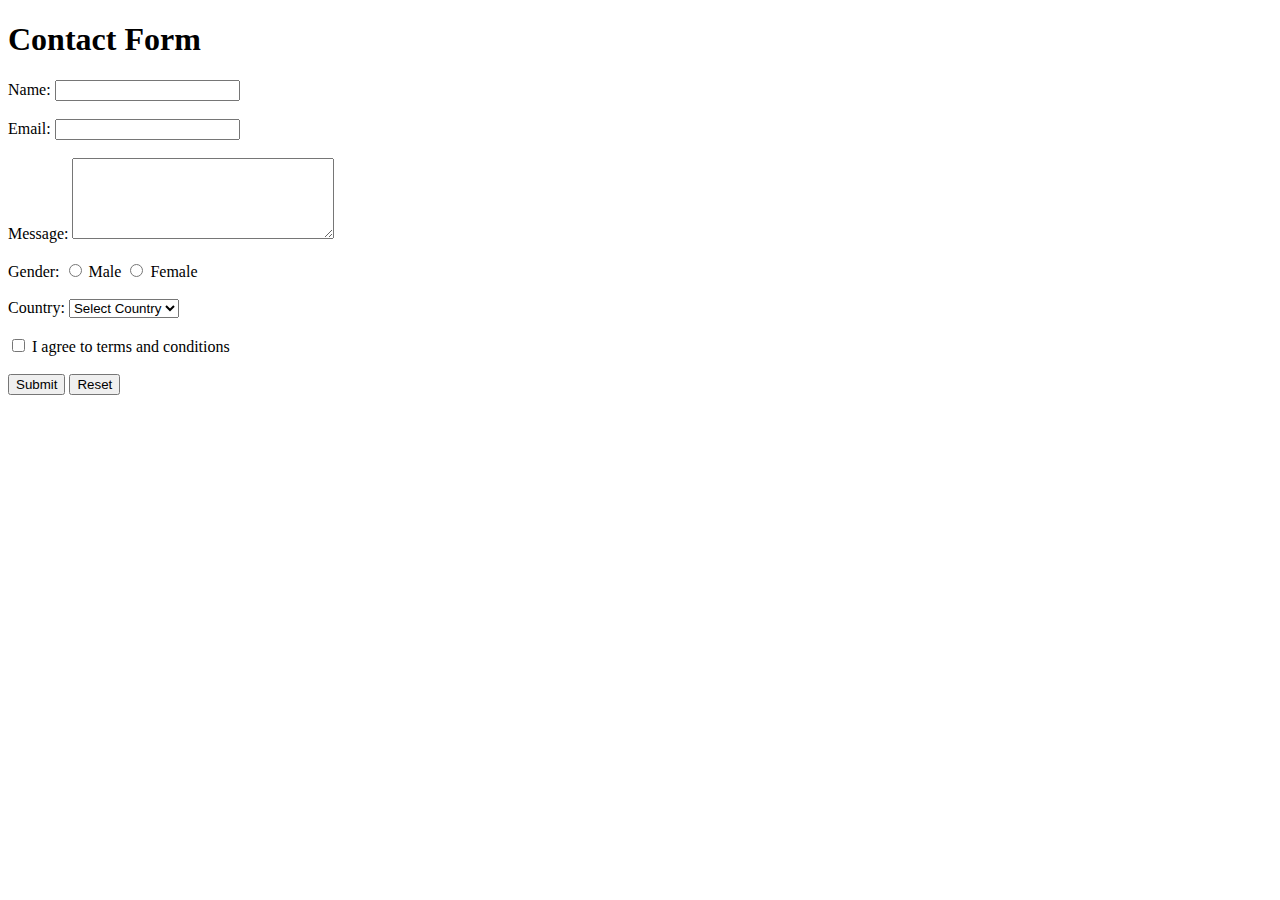
<file: html/basics/forms-practice.html>
<!DOCTYPE html>
<html lang="en">
<head>
    <meta charset="UTF-8">
    <meta name="viewport" content="width=device-width, initial-scale=1.0">
    <title>HTML Forms Practice</title>
</head>
<body>
    <h1>Contact Form</h1>

    <form>
        <label for="name">Name:</label>
        <input type="text" id="name" name="name">
        <br>
        <br>

        <label for="email">Email:</label>
        <input type="email" id="email" name="email">
        <br>
        <br>

        <label for="message">Message:</label>
        <textarea id="message" name="message" rows="5" cols="30"></textarea>
        <br>
        <br>

        <label for="gender">Gender:</label>
        <input type="radio" id="male" name="gender" value="male">
        <label for="male">Male</label>
        <input type="radio" id="female" name="gender" value="female">
        <label for="female">Female</label>
        <br>
        <br>

        <label for="country">Country:</label>
        <select id="country" name="country">
            <option>Select Country</option>
            <option value="india">India</option>
            <option value="usa">USA</option>
            <option value="uk">UK</option>
        </select>
        <br>
        <br>

        <input type="checkbox" id="terms" name="terms">
        <label for="terms">I agree to terms and conditions</label>
        <br>
        <br>

        <button type="submit">Submit</button>
        <button type="reset">Reset</button>
    </form>
</body>
</html>
</file>
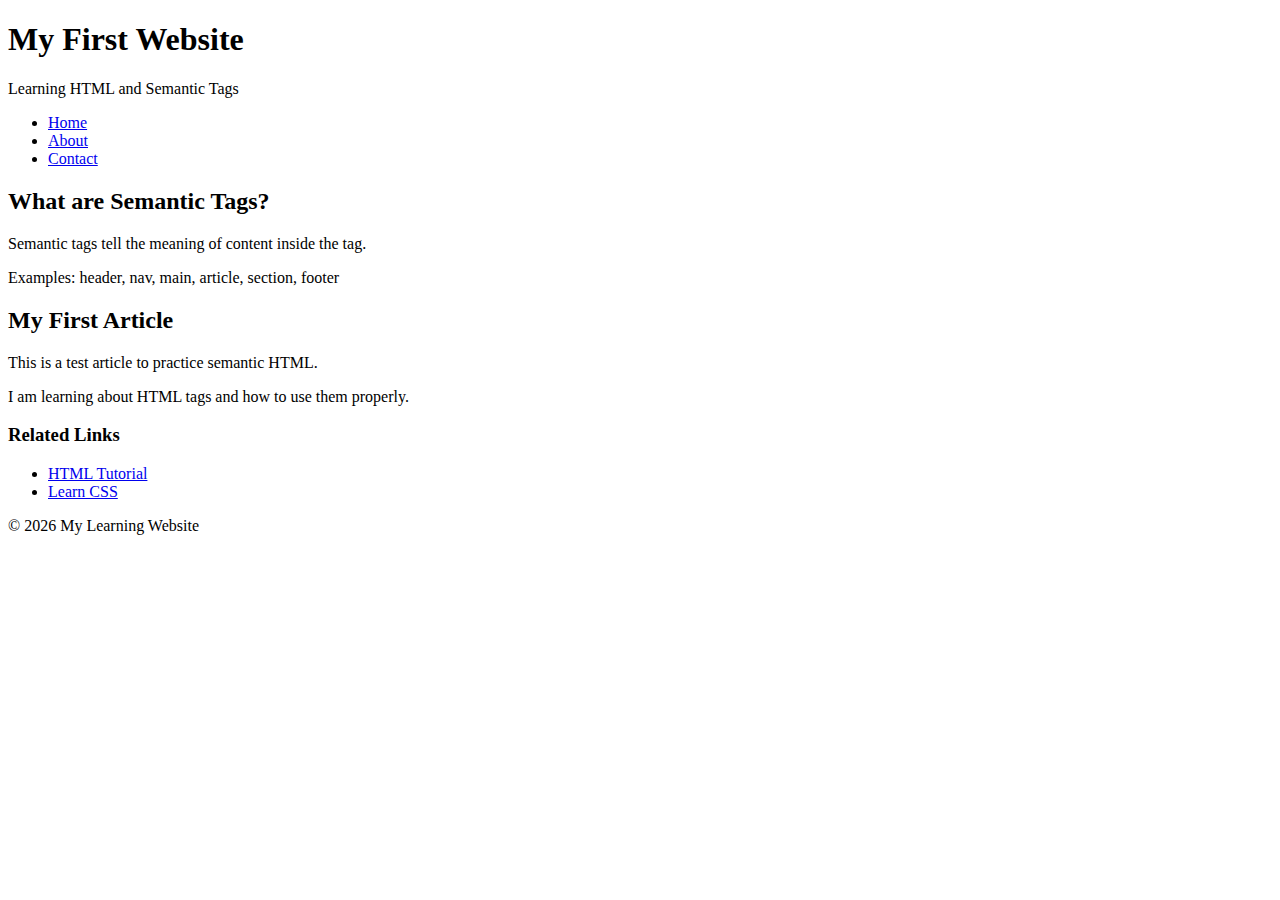
<file: html/basics/semantic-html.html>
<!DOCTYPE html>
<html lang="en">
<head>
    <meta charset="UTF-8">
    <meta name="viewport" content="width=device-width, initial-scale=1.0">
    <title>Semantic HTML Practice</title>
</head>
<body>
    <header>
        <h1>My First Website</h1>
        <p>Learning HTML and Semantic Tags</p>
    </header>

    <nav>
        <ul>
            <li><a href="#home">Home</a></li>
            <li><a href="#about">About</a></li>
            <li><a href="#contact">Contact</a></li>
        </ul>
    </nav>

    <main>
        <section>
            <h2>What are Semantic Tags?</h2>
            <p>Semantic tags tell the meaning of content inside the tag.</p>
            <p>Examples: header, nav, main, article, section, footer</p>
        </section>

        <article>
            <h2>My First Article</h2>
            <p>This is a test article to practice semantic HTML.</p>
            <p>I am learning about HTML tags and how to use them properly.</p>
        </article>

        <aside>
            <h3>Related Links</h3>
            <ul>
                <li><a href="#">HTML Tutorial</a></li>
                <li><a href="#">Learn CSS</a></li>
            </ul>
        </aside>
    </main>

    <footer>
        <p>&copy; 2026 My Learning Website</p>
    </footer>
</body>
</html>
</file>
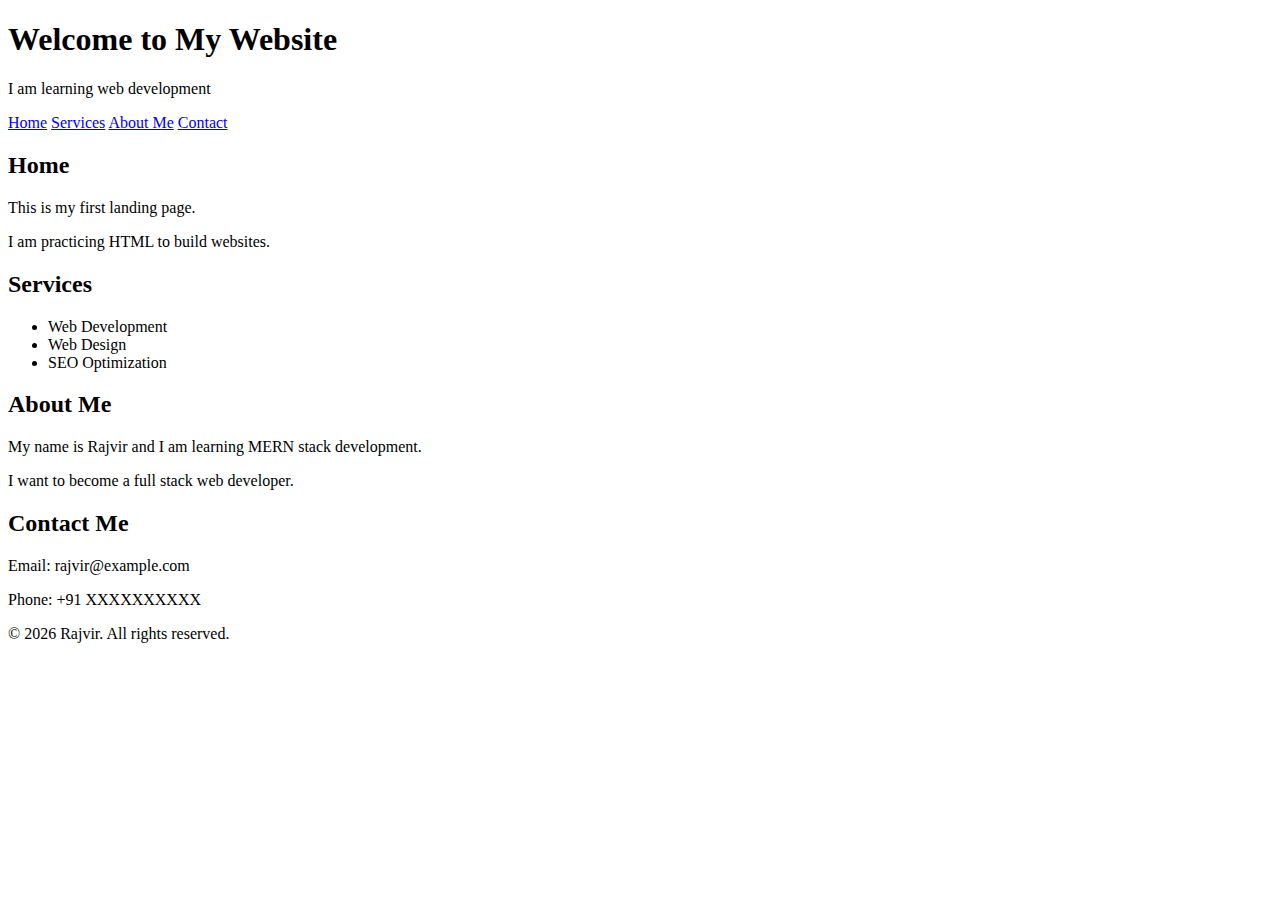
<file: html/mini-projects/landing-page.html>
<!DOCTYPE html>
<html lang="en">
<head>
    <meta charset="UTF-8">
    <meta name="viewport" content="width=device-width, initial-scale=1.0">
    <title>My Landing Page</title>
</head>
<body>
    <header>
        <h1>Welcome to My Website</h1>
        <p>I am learning web development</p>
    </header>

    <nav>
        <a href="#home">Home</a>
        <a href="#services">Services</a>
        <a href="#about">About Me</a>
        <a href="#contact">Contact</a>
    </nav>

    <main>
        <section id="home">
            <h2>Home</h2>
            <p>This is my first landing page.</p>
            <p>I am practicing HTML to build websites.</p>
        </section>

        <section id="services">
            <h2>Services</h2>
            <ul>
                <li>Web Development</li>
                <li>Web Design</li>
                <li>SEO Optimization</li>
            </ul>
        </section>

        <section id="about">
            <h2>About Me</h2>
            <p>My name is Rajvir and I am learning MERN stack development.</p>
            <p>I want to become a full stack web developer.</p>
        </section>

        <section id="contact">
            <h2>Contact Me</h2>
            <p>Email: rajvir@example.com</p>
            <p>Phone: +91 XXXXXXXXXX</p>
        </section>
    </main>

    <footer>
        <p>&copy; 2026 Rajvir. All rights reserved.</p>
    </footer>
</body>
</html>
</file>
<file: css/animations/css-animations.css>
/* CSS Animations and Transitions */

/* Basic transition */
.transition-basic {
    background-color: blue;
    color: white;
    padding: 20px;
    transition: background-color 0.3s ease;
}

.transition-basic:hover {
    background-color: red;
}

/* Multiple transitions */
.transition-multiple {
    width: 100px;
    height: 100px;
    background-color: green;
    transition: width 0.3s, height 0.3s, background-color 0.3s;
}

.transition-multiple:hover {
    width: 200px;
    height: 200px;
    background-color: orange;
}

/* Transition timing functions */
.transition-ease {
    padding: 10px;
    transition: all 0.5s ease;
}

.transition-ease:hover {
    background-color: lightblue;
}

.transition-linear {
    padding: 10px;
    transition: all 0.5s linear;
}

.transition-linear:hover {
    background-color: lightgreen;
}

.transition-ease-in {
    padding: 10px;
    transition: all 0.5s ease-in;
}

.transition-ease-in:hover {
    background-color: lightyellow;
}

.transition-ease-out {
    padding: 10px;
    transition: all 0.5s ease-out;
}

.transition-ease-out:hover {
    background-color: lightcoral;
}

/* Fade in animation */
@keyframes fadeIn {
    from {
        opacity: 0;
    }
    to {
        opacity: 1;
    }
}

.fade-in {
    animation: fadeIn 2s ease-in;
}

/* Slide in animation */
@keyframes slideIn {
    from {
        transform: translateX(-100px);
        opacity: 0;
    }
    to {
        transform: translateX(0);
        opacity: 1;
    }
}

.slide-in {
    animation: slideIn 1s ease-out;
}

/* Bounce animation */
@keyframes bounce {
    0%, 100% {
        transform: translateY(0);
    }
    50% {
        transform: translateY(-20px);
    }
}

.bounce {
    animation: bounce 1s ease-in-out infinite;
}

/* Rotate animation */
@keyframes rotate {
    from {
        transform: rotate(0deg);
    }
    to {
        transform: rotate(360deg);
    }
}

.rotate {
    animation: rotate 2s linear infinite;
}

/* Scale animation */
@keyframes scale {
    from {
        transform: scale(1);
    }
    to {
        transform: scale(1.5);
    }
}

.scale {
    animation: scale 1s ease-in-out infinite;
}

/* Color change animation */
@keyframes colorChange {
    0% {
        background-color: red;
    }
    25% {
        background-color: yellow;
    }
    50% {
        background-color: green;
    }
    75% {
        background-color: blue;
    }
    100% {
        background-color: red;
    }
}

.color-change {
    animation: colorChange 4s ease-in-out infinite;
    padding: 20px;
}

/* Pulse animation */
@keyframes pulse {
    0%, 100% {
        opacity: 1;
    }
    50% {
        opacity: 0.5;
    }
}

.pulse {
    animation: pulse 1.5s ease-in-out infinite;
}

/* Glow animation */
@keyframes glow {
    0%, 100% {
        box-shadow: 0 0 5px rgba(255, 255, 255, 0.5);
    }
    50% {
        box-shadow: 0 0 20px rgba(255, 255, 255, 1);
    }
}

.glow {
    animation: glow 1.5s ease-in-out infinite;
    padding: 20px;
    background-color: #333;
    color: white;
    border-radius: 5px;
}

/* Shake animation */
@keyframes shake {
    0%, 100% {
        transform: translateX(0);
    }
    10%, 30%, 50%, 70%, 90% {
        transform: translateX(-5px);
    }
    20%, 40%, 60%, 80% {
        transform: translateX(5px);
    }
}

.shake {
    animation: shake 0.5s ease-in-out infinite;
}

/* Button hover animation */
.button-animate {
    background-color: #667eea;
    color: white;
    padding: 10px 20px;
    border: none;
    border-radius: 5px;
    cursor: pointer;
    transition: all 0.3s ease;
}

.button-animate:hover {
    background-color: #764ba2;
    transform: scale(1.05);
}

.button-animate:active {
    transform: scale(0.95);
}

/* Infinite animation */
.infinite {
    animation-iteration-count: infinite;
}

/* Animation delay */
.delay-1 {
    animation-delay: 0.5s;
}

.delay-2 {
    animation-delay: 1s;
}

.delay-3 {
    animation-delay: 1.5s;
}
</file>
<file: css/responsive-design/mobile-firsst-desing.css>
/* Mobile First Responsive Design */

/* Base/Mobile styles (default) */
* {
    margin: 0;
    padding: 0;
    box-sizing: border-box;
}

body {
    font-family: Arial, sans-serif;
    font-size: 16px;
    line-height: 1.6;
    color: #333;
}

/* Mobile container */
.container {
    width: 100%;
    padding: 10px;
}

/* Mobile header */
header {
    background-color: #667eea;
    color: white;
    padding: 15px;
    text-align: center;
}

header h1 {
    font-size: 24px;
}

/* Mobile navigation */
nav {
    background-color: #333;
    padding: 10px;
}

nav ul {
    list-style: none;
    display: flex;
    flex-direction: column;
    gap: 10px;
}

nav a {
    color: white;
    text-decoration: none;
    display: block;
    padding: 10px;
    background-color: #555;
    border-radius: 5px;
}

/* Mobile main content */
main {
    padding: 15px;
}

/* Mobile grid - single column */
.grid {
    display: grid;
    grid-template-columns: 1fr;
    gap: 15px;
}

.card {
    background-color: #f5f5f5;
    padding: 15px;
    border-radius: 5px;
    box-shadow: 0 2px 4px rgba(0,0,0,0.1);
}

.card h2 {
    font-size: 18px;
    margin-bottom: 10px;
}

/* Mobile images */
img {
    max-width: 100%;
    height: auto;
}

/* Mobile footer */
footer {
    background-color: #333;
    color: white;
    padding: 15px;
    text-align: center;
    margin-top: 20px;
}

/* Mobile button */
button {
    width: 100%;
    padding: 12px;
    background-color: #667eea;
    color: white;
    border: none;
    border-radius: 5px;
    cursor: pointer;
    font-size: 16px;
}

/* Mobile form */
form {
    display: flex;
    flex-direction: column;
    gap: 15px;
}

input, textarea, select {
    padding: 10px;
    border: 1px solid #ddd;
    border-radius: 5px;
    font-size: 16px;
}

/* Responsive sidebar layout */
.layout {
    display: flex;
    flex-direction: column;
}

.sidebar {
    background-color: #f0f0f0;
    padding: 15px;
    order: 2;
}

.sidebar a {
    color: #333;
    text-decoration: none;
}

.main-content {
    order: 1;
    padding: 15px;
}

/* Tablet styles - 600px and up */
@media (min-width: 600px) {
    .container {
        padding: 15px;
    }

    header h1 {
        font-size: 28px;
    }

    /* Tablet navigation - horizontal */
    nav ul {
        flex-direction: row;
        justify-content: center;
    }

    nav a {
        background-color: transparent;
    }

    /* Tablet grid - 2 columns */
    .grid {
        grid-template-columns: 1fr 1fr;
    }

    .card h2 {
        font-size: 20px;
    }

    button {
        width: auto;
    }
}

/* Desktop styles - 1024px and up */
@media (min-width: 1024px) {
    .container {
        max-width: 1000px;
        margin: 0 auto;
        padding: 20px;
    }

    header h1 {
        font-size: 32px;
    }

    /* Desktop grid - 3 columns */
    .grid {
        grid-template-columns: 1fr 1fr 1fr;
        gap: 20px;
    }

    .card {
        padding: 20px;
    }

    .card h2 {
        font-size: 22px;
    }

    main {
        padding: 20px;
    }

    form {
        max-width: 500px;
    }

    /* Desktop: sidebar on right */
    .layout {
        flex-direction: row;
        gap: 20px;
    }

    .main-content {
        flex: 2;
        order: 1;
    }

    .sidebar {
        flex: 1;
        order: 2;
    }
}

/* Large desktop - 1440px and up */
@media (min-width: 1440px) {
    .container {
        max-width: 1200px;
    }

    /* Large desktop grid - 4 columns */
    .grid {
        grid-template-columns: 1fr 1fr 1fr 1fr;
    }

    header h1 {
        font-size: 36px;
    }
}

/* Responsive font sizes */
@media (min-width: 600px) {
    body {
        font-size: 17px;
    }
}

@media (min-width: 1024px) {
    body {
        font-size: 18px;
    }
}
</file>
<file: css/layouts/flexbox-guide.css>
/* Flexbox Layout Guide */

/* Container - Parent element */
.flex-container {
    display: flex;
    background-color: #f0f0f0;
    padding: 20px;
    margin: 20px 0;
}

/* Basic flex items */
.flex-item {
    background-color: #667eea;
    color: white;
    padding: 20px;
    margin: 10px;
    text-align: center;
    border-radius: 5px;
}

/* Flex direction - row (default) */
.flex-row {
    display: flex;
    flex-direction: row;
    gap: 10px;
}

/* Flex direction - column */
.flex-column {
    display: flex;
    flex-direction: column;
    gap: 10px;
}

/* Justify content - space between */
.justify-between {
    display: flex;
    justify-content: space-between;
    gap: 10px;
}

/* Justify content - center */
.justify-center {
    display: flex;
    justify-content: center;
    gap: 10px;
}

/* Justify content - space around */
.justify-around {
    display: flex;
    justify-content: space-around;
    gap: 10px;
}

/* Align items - center */
.align-center {
    display: flex;
    align-items: center;
    height: 200px;
    gap: 10px;
}

/* Flex wrap */
.flex-wrap {
    display: flex;
    flex-wrap: wrap;
    gap: 10px;
}

/* Flex grow */
.flex-grow-1 {
    flex-grow: 1;
}

.flex-grow-2 {
    flex-grow: 2;
}

/* Flex shrink */
.flex-shrink-1 {
    flex-shrink: 1;
}

/* Flex basis */
.flex-basis {
    flex-basis: 200px;
}

/* Navigation bar using flexbox */
.navbar {
    display: flex;
    justify-content: space-between;
    align-items: center;
    background-color: #333;
    padding: 15px 20px;
    color: white;
}

.navbar-logo {
    font-size: 24px;
    font-weight: bold;
}

.navbar-menu {
    display: flex;
    gap: 20px;
    list-style: none;
}

.navbar-menu a {
    color: white;
    text-decoration: none;
}

/* Centered card layout */
.card-container {
    display: flex;
    justify-content: center;
    align-items: center;
    min-height: 300px;
    gap: 20px;
}

.card {
    background-color: white;
    padding: 20px;
    border-radius: 8px;
    box-shadow: 0 2px 4px rgba(0,0,0,0.1);
    width: 250px;
    text-align: center;
}

/* Three column layout */
.three-column {
    display: flex;
    gap: 20px;
}

.three-column .column {
    flex: 1;
    background-color: #e8e8e8;
    padding: 20px;
    border-radius: 5px;
}
</file>
<file: css/layouts/grid-guide.css>
/* CSS Grid Layout Guide */

/* Basic grid container */
.grid-container {
    display: grid;
    grid-template-columns: 1fr 1fr 1fr;
    gap: 20px;
    padding: 20px;
    background-color: #f0f0f0;
}

/* Grid items */
.grid-item {
    background-color: #764ba2;
    color: white;
    padding: 30px;
    text-align: center;
    border-radius: 5px;
}

/* 2 column grid */
.grid-2-column {
    display: grid;
    grid-template-columns: 1fr 1fr;
    gap: 20px;
}

/* 3 column grid */
.grid-3-column {
    display: grid;
    grid-template-columns: 1fr 1fr 1fr;
    gap: 20px;
}

/* 4 column grid */
.grid-4-column {
    display: grid;
    grid-template-columns: 1fr 1fr 1fr 1fr;
    gap: 20px;
}

/* Grid with auto-fit (responsive) */
.grid-auto-fit {
    display: grid;
    grid-template-columns: repeat(auto-fit, minmax(200px, 1fr));
    gap: 20px;
}

/* Grid with different sized items */
.grid-mixed {
    display: grid;
    grid-template-columns: 2fr 1fr;
    gap: 20px;
}

/* Sidebar layout using grid */
.sidebar-layout {
    display: grid;
    grid-template-columns: 250px 1fr;
    gap: 20px;
    min-height: 100vh;
}

.sidebar {
    background-color: #333;
    color: white;
    padding: 20px;
}

.main-content {
    background-color: #f5f5f5;
    padding: 20px;
}

/* Header, main, footer layout */
.page-layout {
    display: grid;
    grid-template-rows: auto 1fr auto;
    min-height: 100vh;
}

.page-header {
    background-color: #667eea;
    color: white;
    padding: 20px;
}

.page-main {
    background-color: white;
    padding: 20px;
}

.page-footer {
    background-color: #333;
    color: white;
    padding: 20px;
    text-align: center;
}

/* Dashboard grid layout */
.dashboard {
    display: grid;
    grid-template-columns: repeat(auto-fit, minmax(300px, 1fr));
    gap: 20px;
    padding: 20px;
}

.dashboard-card {
    background-color: white;
    padding: 20px;
    border-radius: 8px;
    box-shadow: 0 2px 8px rgba(0,0,0,0.1);
}

/* Named grid areas */
.grid-areas {
    display: grid;
    grid-template-areas:
        "header header header"
        "sidebar main main"
        "footer footer footer";
    grid-template-columns: 250px 1fr 1fr;
    gap: 20px;
}

.grid-areas-header {
    grid-area: header;
    background-color: #667eea;
    color: white;
    padding: 20px;
}

.grid-areas-sidebar {
    grid-area: sidebar;
    background-color: #f0f0f0;
    padding: 20px;
}

.grid-areas-main {
    grid-area: main;
    background-color: white;
    padding: 20px;
}

.grid-areas-footer {
    grid-area: footer;
    background-color: #333;
    color: white;
    padding: 20px;
}

/* Product grid */
.product-grid {
    display: grid;
    grid-template-columns: repeat(auto-fit, minmax(150px, 1fr));
    gap: 15px;
}

.product-item {
    background-color: white;
    padding: 15px;
    border-radius: 5px;
    text-align: center;
    box-shadow: 0 1px 3px rgba(0,0,0,0.1);
}
</file>
